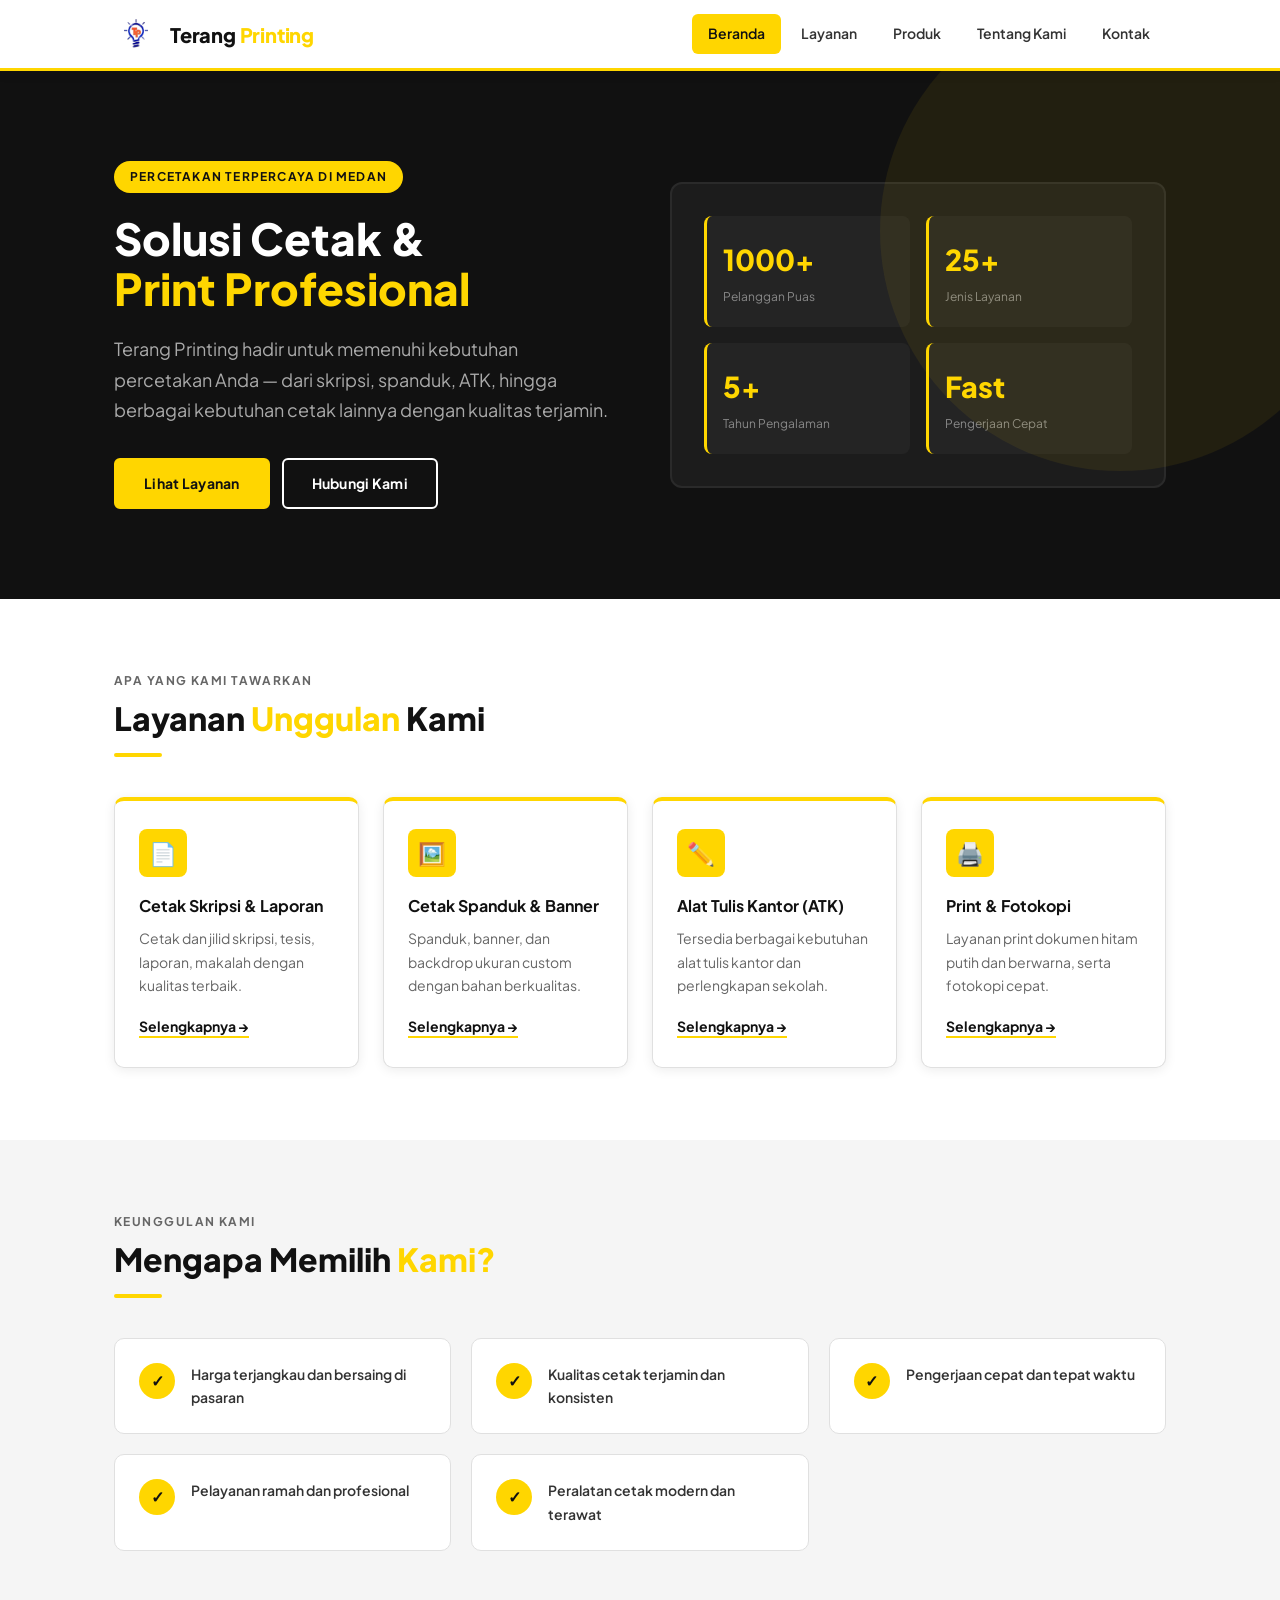
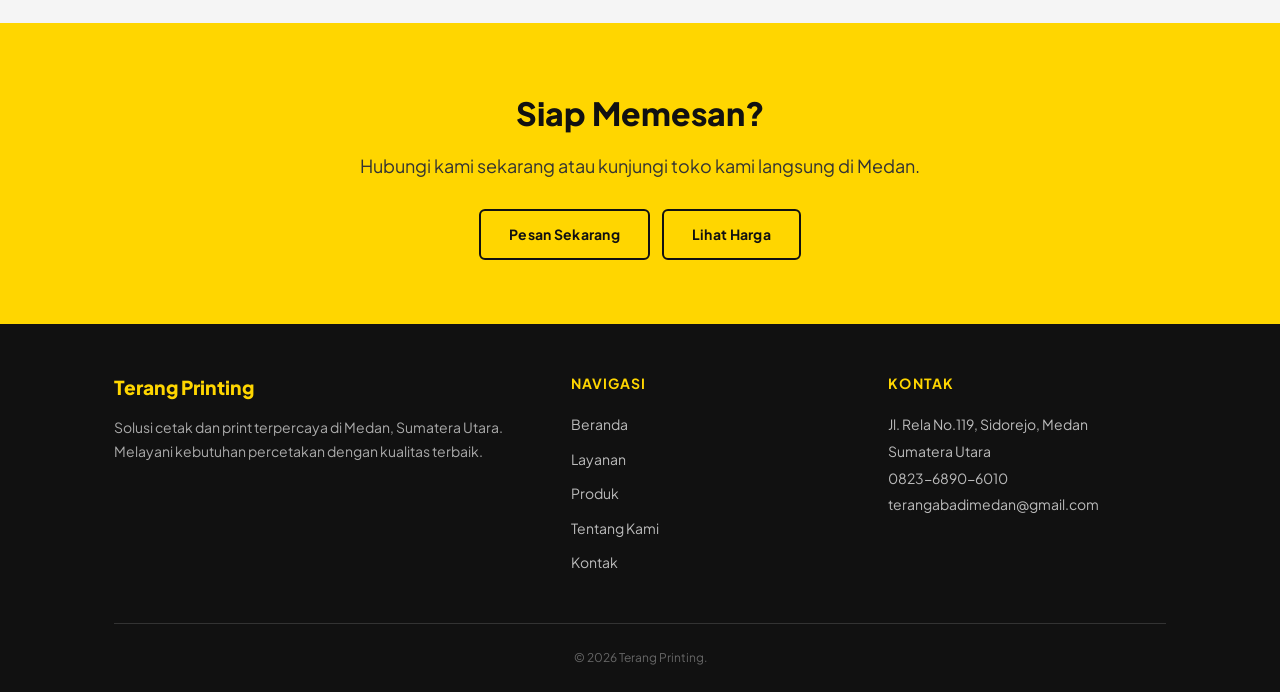
<file: index.html>
<!DOCTYPE html>
<html lang="id">

<head>
  <meta charset="UTF-8" />
  <meta name="viewport" content="width=device-width, initial-scale=1.0" />
  <meta property="og:title" content="Terang Printing - Percetakan Medan" />
  <meta property="og:description" content="Solusi cetak terpercaya di Medan." />
  <meta property="og:url" content="https://terangprinting.my.id/" />
  <meta property="og:site_name" content="Terang Printing" />
  <meta property="og:type" content="website" />
  <meta name="google-site-verification" content="Sm_hhHyNmkh7zAwEBxvKxPh6xJ2yuHu2KtRw3xgrNfQ" />
  <title>Terang Printing - Beranda</title>
  <link rel="shortcut icon" href="logo.png" type="image/x-icon">
  <meta name="description"
    content="Terang Printing - Solusi cetak dan print terpercaya di Medan. Layanan skripsi, spanduk, ATK, dan lainnya." />
  <link rel="stylesheet" href="style/global.css" />
  <link rel="stylesheet" href="style/index.css" />
  <script type="application/ld+json">
  {
    "@context": "https://schema.org",
    "@type": "WebSite",
    "name": "Terang Printing",
    "alternateName": "Terang Printing Medan",
    "url": "https://terangprinting.my.id/"
  }
  </script>
</head>

<body>

  <!-- ===== HEADER ===== -->
  <header>
    <div class="container header-inner">
      <div class="brand">
        <img src="logo.png" alt="Logo Terang Printing" />
        <a href="index.html"><span class="brand-name">Terang <span>Printing</span></span></a>
      </div>
      <button class="nav-toggle" id="navToggle" aria-label="Buka Menu Navigasi" aria-expanded="false">
        <span></span><span></span><span></span>
      </button>
      <nav aria-label="Navigasi Utama">
        <ul>
          <li><a href="index.html" aria-current="page">Beranda</a></li>
          <li><a href="layanan.html">Layanan</a></li>
          <li><a href="produk.html">Produk</a></li>
          <li><a href="tentang.html">Tentang Kami</a></li>
          <li><a href="kontak.html">Kontak</a></li>
        </ul>
      </nav>
    </div>
  </header>

  <script>
    document.getElementById('navToggle').addEventListener('click', function () {
      const header = this.closest('header');
      const isOpen = header.classList.toggle('nav-open');
      this.setAttribute('aria-expanded', isOpen);
      this.setAttribute('aria-label', isOpen ? 'Tutup Menu Navigasi' : 'Buka Menu Navigasi');
    });
  </script>

  <main>

    <!-- ===== HERO ===== -->
    <section class="hero" aria-labelledby="hero-heading">
      <div class="container">
        <div class="hero-inner">
          <div>
            <div class="hero-badge">Percetakan Terpercaya di Medan</div>
            <h2 id="hero-heading" class="hero-title">
              Solusi Cetak &amp;<br><span>Print Profesional</span>
            </h2>
            <p class="hero-desc">
              Terang Printing hadir untuk memenuhi kebutuhan percetakan Anda — dari skripsi,
              spanduk, ATK, hingga berbagai kebutuhan cetak lainnya dengan kualitas terjamin.
            </p>
            <div class="hero-actions">
              <a href="layanan.html" class="btn btn-primary">Lihat Layanan</a>
              <a href="kontak.html" class="btn btn-outline-white">Hubungi Kami</a>
            </div>
          </div>
          <div class="hero-visual" aria-hidden="true">
            <div class="hero-stat">
              <div class="hero-stat-num">1000+</div>
              <div class="hero-stat-label">Pelanggan Puas</div>
            </div>
            <div class="hero-stat">
              <div class="hero-stat-num">25+</div>
              <div class="hero-stat-label">Jenis Layanan</div>
            </div>
            <div class="hero-stat">
              <div class="hero-stat-num">5+</div>
              <div class="hero-stat-label">Tahun Pengalaman</div>
            </div>
            <div class="hero-stat">
              <div class="hero-stat-num">Fast</div>
              <div class="hero-stat-label">Pengerjaan Cepat</div>
            </div>
          </div>
        </div>
      </div>
    </section>

    <!-- ===== LAYANAN UNGGULAN ===== -->
    <section class="section" aria-labelledby="layanan-heading">
      <div class="container">
        <div class="section-label">Apa yang kami tawarkan</div>
        <div class="section-title" id="layanan-heading">Layanan <span>Unggulan</span> Kami</div>
        <div class="section-divider"></div>

        <div class="services-grid">
          <div class="service-card">
            <div class="service-icon">📄</div>
            <h3>Cetak Skripsi &amp; Laporan</h3>
            <p>Cetak dan jilid skripsi, tesis, laporan, makalah dengan kualitas terbaik.</p>
            <a href="layanan.html#skripsi" class="service-link">Selengkapnya →</a>
          </div>
          <div class="service-card">
            <div class="service-icon">🖼️</div>
            <h3>Cetak Spanduk &amp; Banner</h3>
            <p>Spanduk, banner, dan backdrop ukuran custom dengan bahan berkualitas.</p>
            <a href="layanan.html#spanduk" class="service-link">Selengkapnya →</a>
          </div>
          <div class="service-card">
            <div class="service-icon">✏️</div>
            <h3>Alat Tulis Kantor (ATK)</h3>
            <p>Tersedia berbagai kebutuhan alat tulis kantor dan perlengkapan sekolah.</p>
            <a href="produk.html" class="service-link">Selengkapnya →</a>
          </div>
          <div class="service-card">
            <div class="service-icon">🖨️</div>
            <h3>Print &amp; Fotokopi</h3>
            <p>Layanan print dokumen hitam putih dan berwarna, serta fotokopi cepat.</p>
            <a href="layanan.html#print" class="service-link">Selengkapnya →</a>
          </div>
        </div>
      </div>
    </section>

    <!-- ===== KEUNGGULAN ===== -->
    <section class="section section--gray" aria-labelledby="keunggulan-heading">
      <div class="container">
        <div class="section-label">Keunggulan kami</div>
        <div class="section-title" id="keunggulan-heading">Mengapa Memilih <span>Kami?</span></div>
        <div class="section-divider"></div>

        <div class="why-grid">
          <div class="why-item">
            <div class="why-check" aria-hidden="true">✓</div>
            <p>Harga terjangkau dan bersaing di pasaran</p>
          </div>
          <div class="why-item">
            <div class="why-check" aria-hidden="true">✓</div>
            <p>Kualitas cetak terjamin dan konsisten</p>
          </div>
          <div class="why-item">
            <div class="why-check" aria-hidden="true">✓</div>
            <p>Pengerjaan cepat dan tepat waktu</p>
          </div>
          <div class="why-item">
            <div class="why-check" aria-hidden="true">✓</div>
            <p>Pelayanan ramah dan profesional</p>
          </div>
          <div class="why-item">
            <div class="why-check" aria-hidden="true">✓</div>
            <p>Peralatan cetak modern dan terawat</p>
          </div>
        </div>
      </div>
    </section>

    <!-- ===== CTA ===== -->
    <section class="cta-banner" aria-labelledby="cta-heading">
      <div class="container">
        <h2 id="cta-heading">Siap Memesan?</h2>
        <p>Hubungi kami sekarang atau kunjungi toko kami langsung di Medan.</p>
        <div class="cta-banner-actions">
          <a href="kontak.html" class="btn btn-outline">Pesan Sekarang</a>
          <a href="layanan.html" class="btn btn-outline">Lihat Harga</a>
        </div>
      </div>
    </section>

  </main>

  <!-- ===== FOOTER ===== -->
  <footer>
    <div class="container">
      <div class="footer-grid">
        <div>
          <div class="footer-brand-name">Terang Printing</div>
          <p class="footer-desc">Solusi cetak dan print terpercaya di Medan, Sumatera Utara. Melayani kebutuhan
            percetakan dengan kualitas terbaik.</p>
        </div>
        <div class="footer-col">
          <h4>Navigasi</h4>
          <ul>
            <li><a href="index.html">Beranda</a></li>
            <li><a href="layanan.html">Layanan</a></li>
            <li><a href="produk.html">Produk</a></li>
            <li><a href="tentang.html">Tentang Kami</a></li>
            <li><a href="kontak.html">Kontak</a></li>
          </ul>
        </div>
        <div class="footer-col">
          <h4>Kontak</h4>
          <address>
            Jl. Rela No.119, Sidorejo, Medan<br />
            Sumatera Utara<br />
            <a href="tel:+6281234567890">0823-6890-6010</a><br />
            <a href="mailto:terangabadimedan@gmail.com">terangabadimedan@gmail.com</a>
          </address>
        </div>
      </div>
      <div class="footer-bottom">
        <p>&copy; 2026 Terang Printing.</p>
      </div>
    </div>
  </footer>

</body>

</html>
</file>
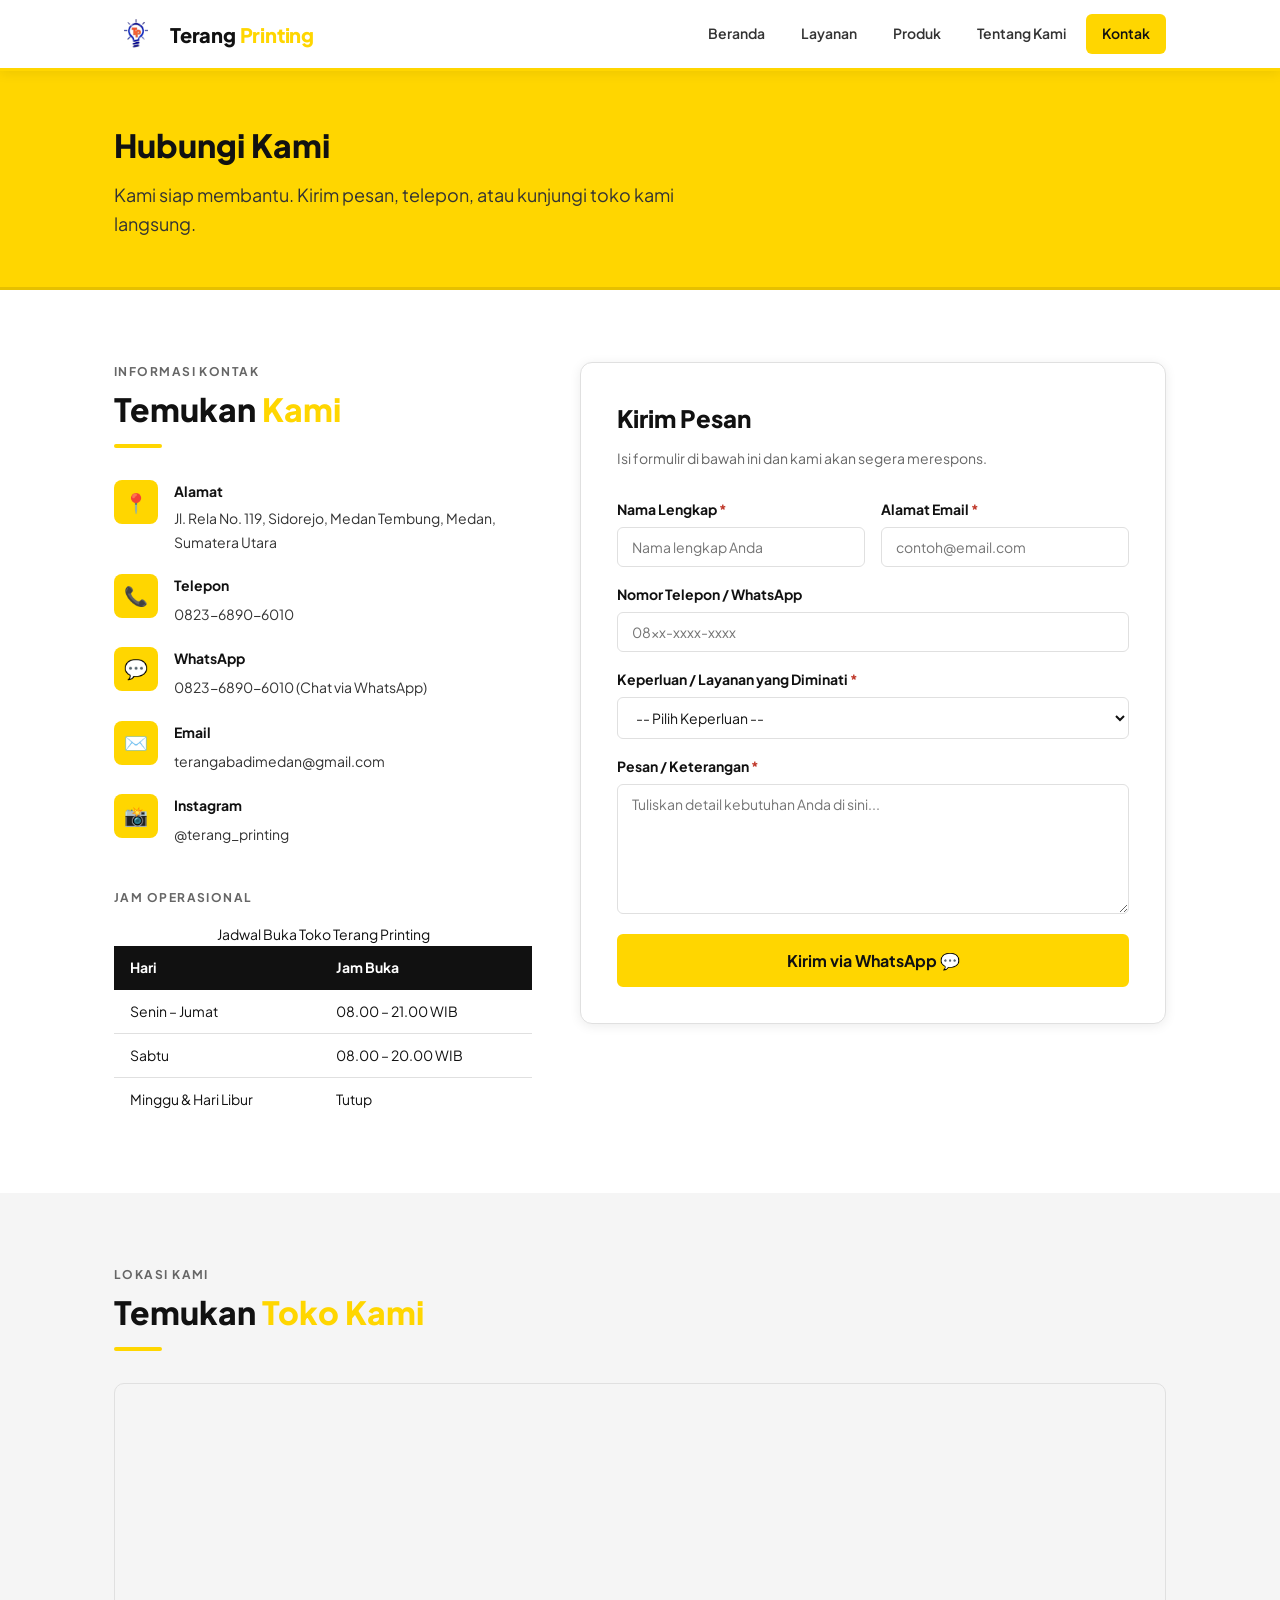
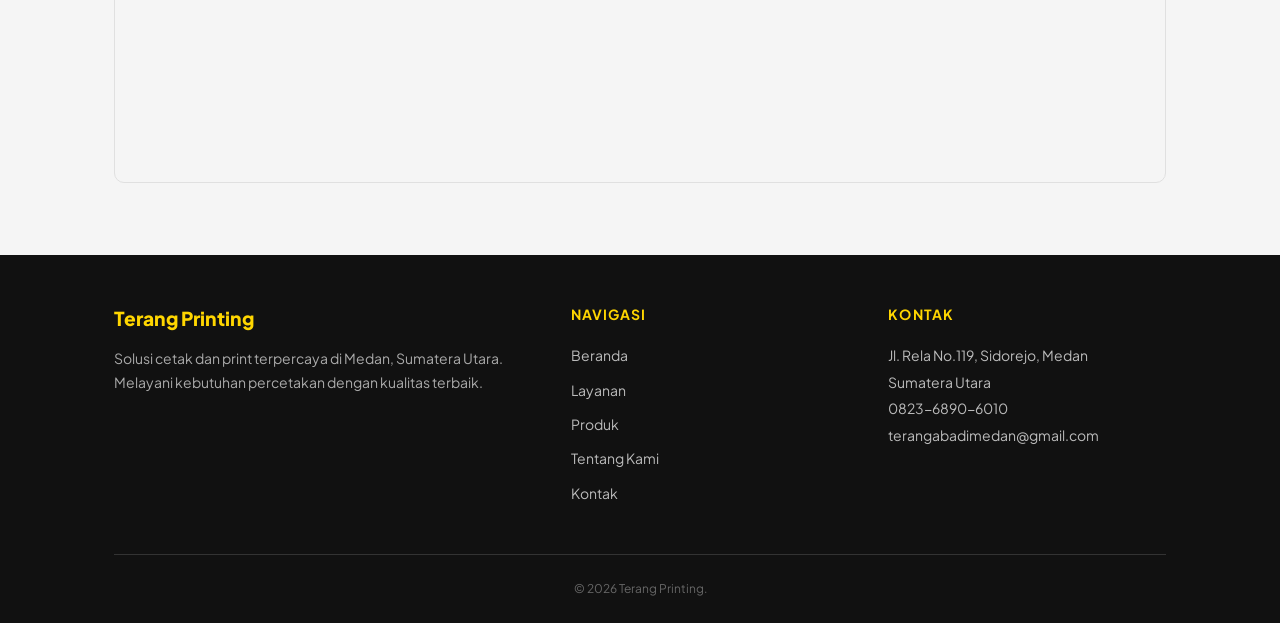
<file: kontak.html>
<!DOCTYPE html>
<html lang="id">

<head>
  <meta charset="UTF-8" />
  <meta name="viewport" content="width=device-width, initial-scale=1.0" />
  <meta property="og:title" content="Terang Printing - Percetakan Medan" />
  <meta property="og:description" content="Solusi cetak terpercaya di Medan." />
  <meta property="og:url" content="https://terangprinting.my.id/" />
  <meta property="og:site_name" content="Terang Printing" />
  <meta property="og:type" content="website" />
  <meta name="google-site-verification" content="Sm_hhHyNmkh7zAwEBxvKxPh6xJ2yuHu2KtRw3xgrNfQ" />
  <link rel="shortcut icon" href="logo.png" type="image/x-icon">
  <title>Terang Printing - Kontak</title>
  <meta name="description"
    content="Hubungi Terang Printing - formulir kontak, alamat, jam operasional, dan lokasi kami." />
  <link rel="stylesheet" href="style/global.css" />
  <link rel="stylesheet" href="style/kontak.css" />
  <script type="application/ld+json">
  {
    "@context": "https://schema.org",
    "@type": "WebSite",
    "name": "Terang Printing",
    "alternateName": "Terang Printing Medan",
    "url": "https://terangprinting.my.id/"
  }
  </script>
</head>

<body>

  <!-- ===== HEADER ===== -->
  <header>
    <div class="container header-inner">
      <div class="brand">
        <img src="logo.png" alt="Logo Terang Printing" />
        <a href="index.html"><span class="brand-name">Terang <span>Printing</span></span></a>
      </div>
      <button class="nav-toggle" id="navToggle" aria-label="Buka Menu Navigasi" aria-expanded="false">
        <span></span><span></span><span></span>
      </button>
      <nav aria-label="Navigasi Utama">
        <ul>
          <li><a href="index.html">Beranda</a></li>
          <li><a href="layanan.html">Layanan</a></li>
          <li><a href="produk.html">Produk</a></li>
          <li><a href="tentang.html">Tentang Kami</a></li>
          <li><a href="kontak.html" aria-current="page">Kontak</a></li>
        </ul>
      </nav>
    </div>
  </header>

  <script>
    document.getElementById('navToggle').addEventListener('click', function () {
      const header = this.closest('header');
      const isOpen = header.classList.toggle('nav-open');
      this.setAttribute('aria-expanded', isOpen);
      this.setAttribute('aria-label', isOpen ? 'Tutup Menu Navigasi' : 'Buka Menu Navigasi');
    });
  </script>

  <main>

    <!-- ===== PAGE BANNER ===== -->
    <div class="page-banner">
      <div class="container">
        <h1>Hubungi Kami</h1>
        <p>Kami siap membantu. Kirim pesan, telepon, atau kunjungi toko kami langsung.</p>
      </div>
    </div>

    <!-- ===== KONTEN UTAMA ===== -->
    <section class="section" aria-labelledby="kontak-heading">
      <div class="container">
        <div class="kontak-grid">

          <!-- Kolom Kiri: Info & Jam -->
          <div>
            <div class="section-label">Informasi Kontak</div>
            <h2 id="kontak-heading" class="section-title">Temukan <span>Kami</span></h2>
            <div class="section-divider"></div>

            <div class="info-list">
              <div class="info-item">
                <div class="info-icon" aria-hidden="true">📍</div>
                <div>
                  <h4>Alamat</h4>
                  <p>Jl. Rela No. 119, Sidorejo, Medan Tembung, Medan, Sumatera Utara</p>
                </div>
              </div>
              <div class="info-item">
                <div class="info-icon" aria-hidden="true">📞</div>
                <div>
                  <h4>Telepon</h4>
                  <a href="tel:+6282368906010">0823-6890-6010</a>
                </div>
              </div>
              <div class="info-item">
                <div class="info-icon" aria-hidden="true">💬</div>
                <div>
                  <h4>WhatsApp</h4>
                  <a href="https://wa.me/6282368906010" target="_blank" rel="noopener noreferrer">
                    0823-6890-6010 (Chat via WhatsApp)
                  </a>
                </div>
              </div>
              <div class="info-item">
                <div class="info-icon" aria-hidden="true">✉️</div>
                <div>
                  <h4>Email</h4>
                  <a href="mailto:terangabadimedan@gmail.com">terangabadimedan@gmail.com</a>
                </div>
              </div>
              <div class="info-item">
                <div class="info-icon" aria-hidden="true">📸</div>
                <div>
                  <h4>Instagram</h4>
                  <a href="https://instagram.com/terang_printing" target="_blank"
                    rel="noopener noreferrer">@terang_printing</a>
                </div>
              </div>
            </div>

            <!-- Jam Operasional -->
            <div style="margin-top: 40px;">
              <div class="section-label" style="margin-bottom: 8px;">Jam Operasional</div>
              <table class="jam-table">
                <caption class="sr-only">Jadwal Buka Toko Terang Printing</caption>
                <thead>
                  <tr>
                    <th scope="col">Hari</th>
                    <th scope="col">Jam Buka</th>
                  </tr>
                </thead>
                <tbody>
                  <tr>
                    <td>Senin – Jumat</td>
                    <td>08.00 – 21.00 WIB</td>
                  </tr>
                  <tr>
                    <td>Sabtu</td>
                    <td>08.00 – 20.00 WIB</td>
                  </tr>
                  <tr>
                    <td>Minggu &amp; Hari Libur</td>
                    <td>Tutup</td>
                  </tr>
                </tbody>
              </table>
            </div>
          </div>

          <!-- Kolom Kanan: Formulir -->
          <div class="kontak-form-box">
            <h2>Kirim Pesan</h2>
            <p>Isi formulir di bawah ini dan kami akan segera merespons.</p>

            <form id="kontakForm" novalidate>

              <div class="form-row">
                <div class="form-group">
                  <label for="nama">Nama Lengkap <span aria-hidden="true">*</span></label>
                  <input type="text" id="nama" name="nama" autocomplete="name" required
                    placeholder="Nama lengkap Anda" />
                </div>
                <div class="form-group">
                  <label for="email">Alamat Email <span aria-hidden="true">*</span></label>
                  <input type="email" id="email" name="email" autocomplete="email" required
                    placeholder="contoh@email.com" />
                </div>
              </div>

              <div class="form-group">
                <label for="telepon">Nomor Telepon / WhatsApp</label>
                <input type="tel" id="telepon" name="telepon" autocomplete="tel" placeholder="08xx-xxxx-xxxx" />
              </div>

              <div class="form-group">
                <label for="keperluan">Keperluan / Layanan yang Diminati <span aria-hidden="true">*</span></label>
                <select id="keperluan" name="keperluan" required>
                  <option value="" disabled selected>-- Pilih Keperluan --</option>
                  <option value="cetak-skripsi">Cetak Skripsi / Karya Tulis</option>
                  <option value="spanduk">Cetak Spanduk / Banner</option>
                  <option value="print-fotokopi">Print &amp; Fotokopi</option>
                  <option value="undangan">Undangan &amp; Kartu</option>
                  <option value="atk">Pembelian ATK</option>
                  <option value="lainnya">Lainnya</option>
                </select>
              </div>

              <div class="form-group">
                <label for="pesan">Pesan / Keterangan <span aria-hidden="true">*</span></label>
                <textarea id="pesan" name="pesan" rows="6" required
                  placeholder="Tuliskan detail kebutuhan Anda di sini..."></textarea>
              </div>

              <button type="submit" class="btn-submit">Kirim via WhatsApp 💬</button>
            </form>
          </div>
        </div>
      </div>
    </section>

    <!-- ===== GOOGLE MAPS (FULL WIDTH) ===== -->
    <section class="section section--map" aria-labelledby="lokasi-heading">
      <div class="container">
        <div class="section-label">Lokasi Kami</div>
        <h2 id="lokasi-heading" class="section-title">Temukan <span>Toko Kami</span></h2>
        <div class="section-divider"></div>
        <div class="map-box" role="region" aria-label="Peta Lokasi Terang Printing">
          <iframe
            src="https://www.google.com/maps/embed?pb=!1m18!1m12!1m3!1d3981.9154191514062!2d98.70616!3d3.6068331999999996!2m3!1f0!2f0!3f0!3m2!1i1024!2i768!4f13.1!3m3!1m2!1s0x3031316de9fdb251%3A0x1eb77a0605d9c131!2sTERANG%20PRINTING!5e0!3m2!1sid!2sid!4v1778813247496!5m2!1sid!2sid"
            allowfullscreen="" loading="lazy" referrerpolicy="no-referrer-when-downgrade"
            title="Lokasi Terang Printing"></iframe>
        </div>
      </div>
    </section>

  </main>

  <!-- ===== FOOTER ===== -->
  <footer>
    <div class="container">
      <div class="footer-grid">
        <div>
          <div class="footer-brand-name">Terang Printing</div>
          <p class="footer-desc">Solusi cetak dan print terpercaya di Medan, Sumatera Utara. Melayani kebutuhan
            percetakan dengan kualitas terbaik.</p>
        </div>
        <div class="footer-col">
          <h4>Navigasi</h4>
          <ul>
            <li><a href="index.html">Beranda</a></li>
            <li><a href="layanan.html">Layanan</a></li>
            <li><a href="produk.html">Produk</a></li>
            <li><a href="tentang.html">Tentang Kami</a></li>
            <li><a href="kontak.html">Kontak</a></li>
          </ul>
        </div>
        <div class="footer-col">
          <h4>Kontak</h4>
          <address>
            Jl. Rela No.119, Sidorejo, Medan<br />
            Sumatera Utara<br />
            <a href="tel:+6281234567890">0823-6890-6010</a><br />
            <a href="mailto:terangabadimedan@gmail.com">terangabadimedan@gmail.com</a>
          </address>
        </div>
      </div>
      <div class="footer-bottom">
        <p>&copy; 2026 Terang Printing.</p>
      </div>
    </div>
  </footer>

</body>
<script>
  document.getElementById('kontakForm').addEventListener('submit', function (e) {
    e.preventDefault();

    // Ambil nilai dari form
    const nama = document.getElementById('nama').value.trim();
    const email = document.getElementById('email').value.trim();
    const telepon = document.getElementById('telepon').value.trim();
    const keperluanSelect = document.getElementById('keperluan');
    const keperluanText = keperluanSelect.options[keperluanSelect.selectedIndex].text;
    const keperluanValue = keperluanSelect.value;
    const pesan = document.getElementById('pesan').value.trim();

    // Validasi field wajib
    if (!nama) { alert('Mohon isi nama lengkap Anda.'); document.getElementById('nama').focus(); return; }
    if (!email) { alert('Mohon isi alamat email Anda.'); document.getElementById('email').focus(); return; }
    if (!keperluanValue) { alert('Mohon pilih keperluan Anda.'); document.getElementById('keperluan').focus(); return; }
    if (!pesan) { alert('Mohon isi pesan Anda.'); document.getElementById('pesan').focus(); return; }

    // Susun pesan WhatsApp
    let waMessage = `Halo Terang Printing! 👋\n\n`;
    waMessage += `*Nama:* ${nama}\n`;
    waMessage += `*Email:* ${email}\n`;
    if (telepon) waMessage += `*Telepon:* ${telepon}\n`;
    waMessage += `*Keperluan:* ${keperluanText}\n`;
    waMessage += `\n*Pesan:*\n${pesan}`;

    // Nomor WhatsApp Terang Printing
    const waNumber = '6282368906010';
    const waUrl = `https://wa.me/${waNumber}?text=${encodeURIComponent(waMessage)}`;

    // Buka WhatsApp
    window.open(waUrl, '_blank');
  });
</script>

</html>
</file>
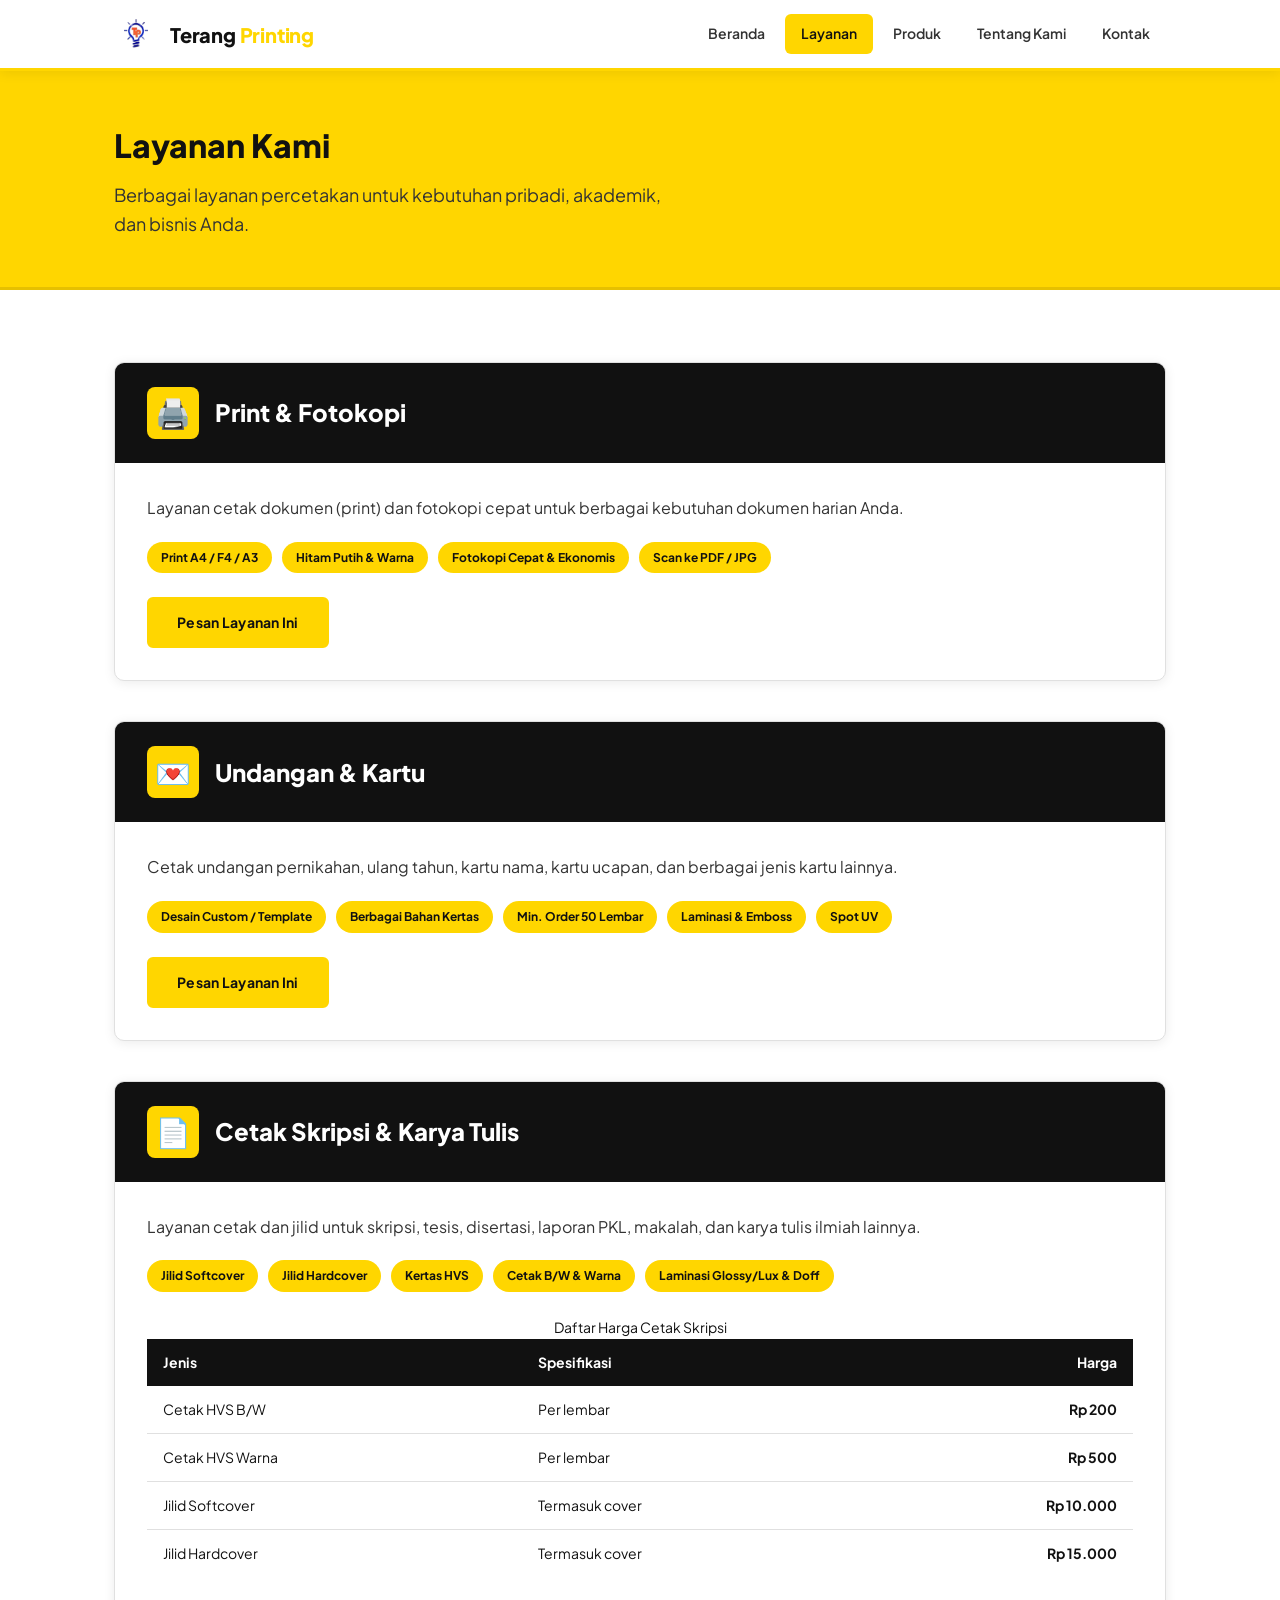
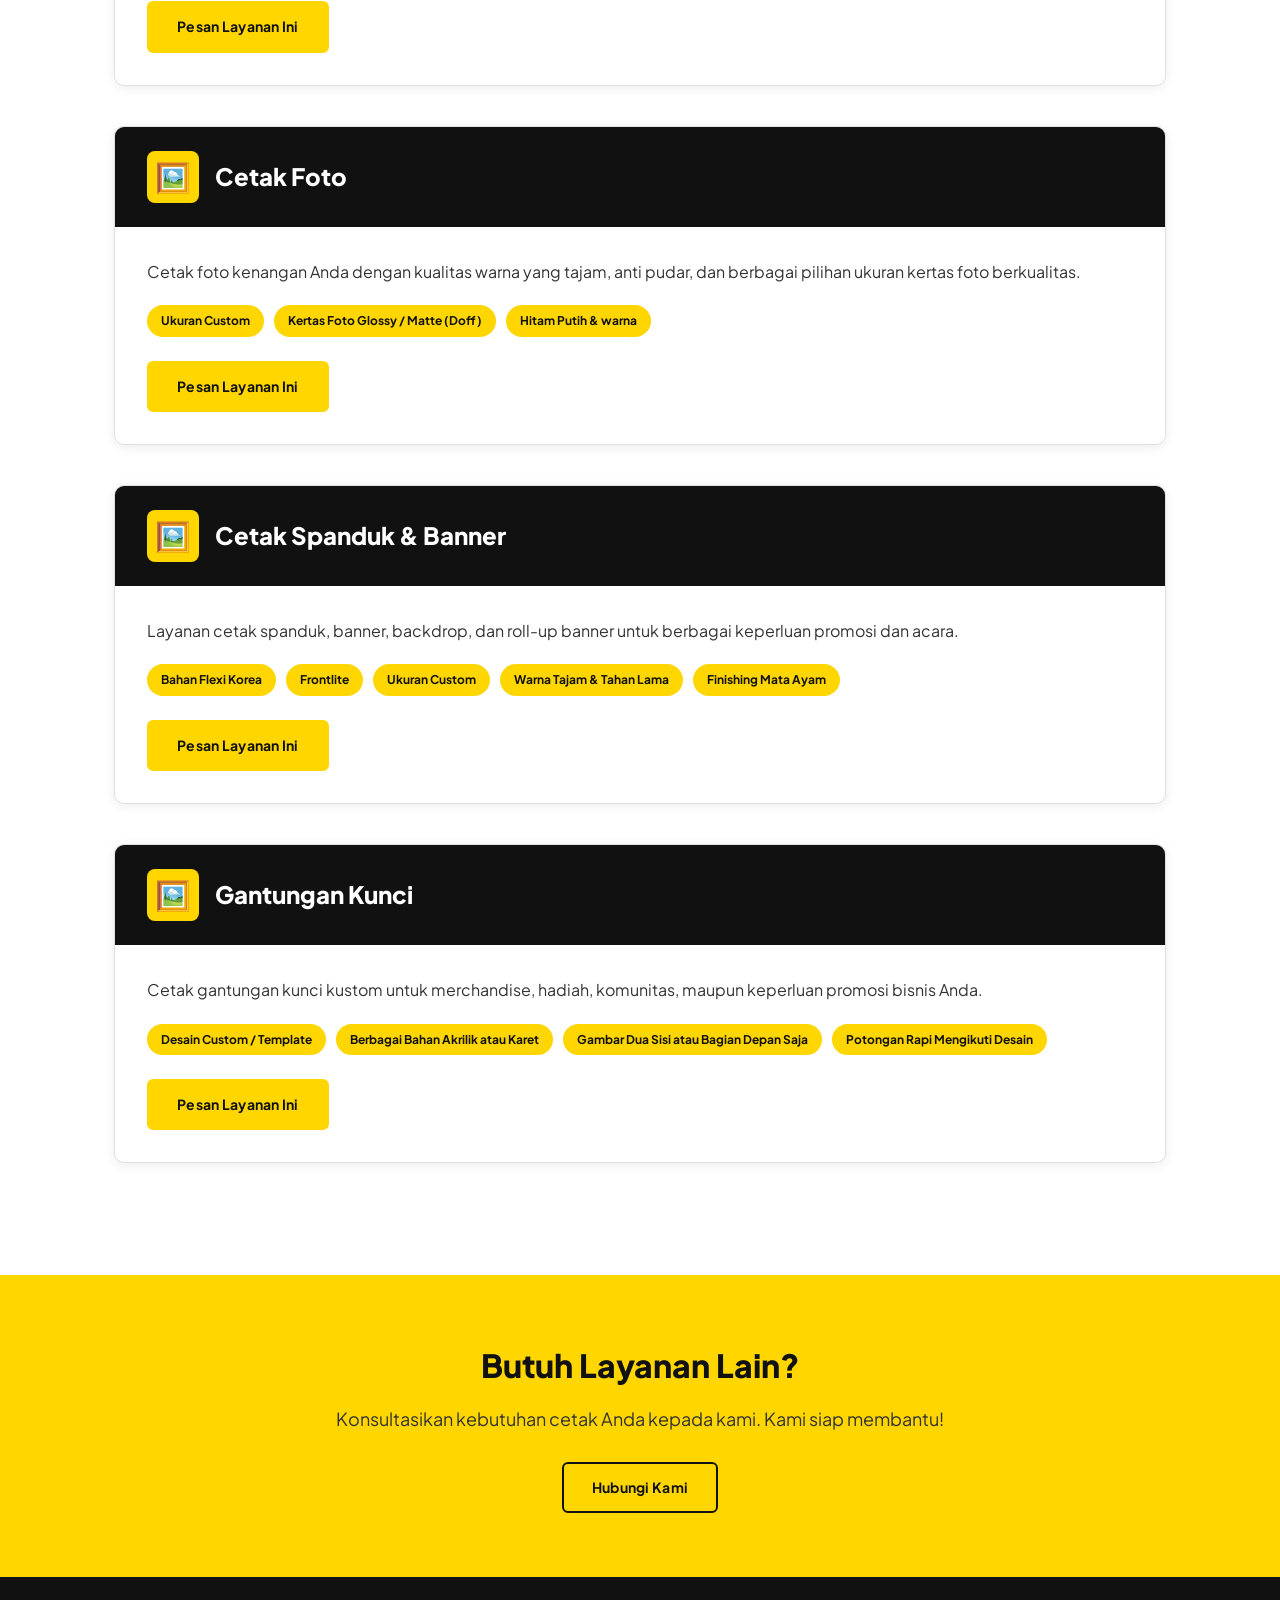
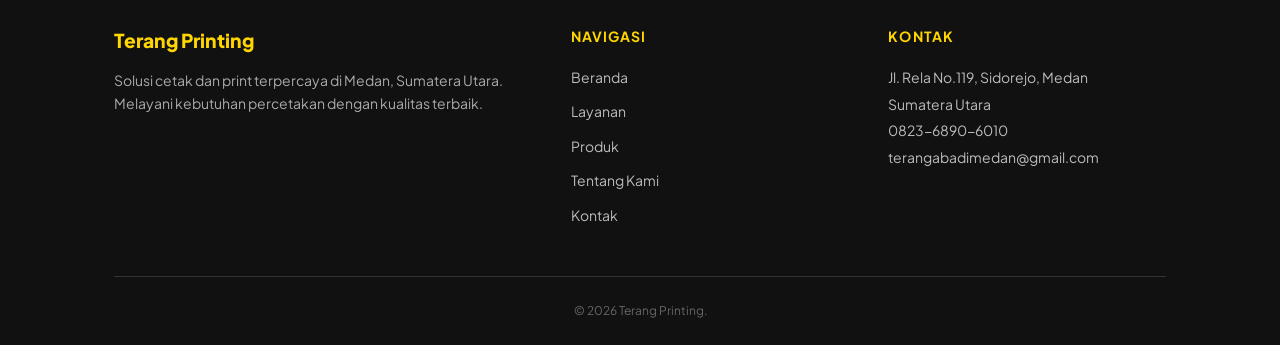
<file: layanan.html>
<!DOCTYPE html>
<html lang="id">

<head>
  <meta charset="UTF-8" />
  <meta name="viewport" content="width=device-width, initial-scale=1.0" />
  <meta property="og:title" content="Terang Printing - Percetakan Medan" />
  <meta property="og:description" content="Solusi cetak terpercaya di Medan." />
  <meta property="og:url" content="https://terangprinting.my.id/" />
  <meta property="og:site_name" content="Terang Printing" />
  <meta property="og:type" content="website" />
  <meta name="google-site-verification" content="Sm_hhHyNmkh7zAwEBxvKxPh6xJ2yuHu2KtRw3xgrNfQ" />
  <link rel="shortcut icon" href="logo.png" type="image/x-icon">
  <title>Terang Printing - Layanan</title>
  <meta name="description"
    content="Layanan percetakan Terang Printing - cetak skripsi, spanduk, banner, print & fotokopi." />
  <link rel="stylesheet" href="style/global.css" />
  <link rel="stylesheet" href="style/layanan.css" />
  <script type="application/ld+json">
  {
    "@context": "https://schema.org",
    "@type": "WebSite",
    "name": "Terang Printing",
    "alternateName": "Terang Printing Medan",
    "url": "https://terangprinting.my.id/"
  }
  </script>
</head>

<body>

  <!-- ===== HEADER ===== -->
  <header>
    <div class="container header-inner">
      <div class="brand">
        <img src="logo.png" alt="Logo Terang Printing" />
        <a href="index.html"><span class="brand-name">Terang <span>Printing</span></span></a>
      </div>
      <button class="nav-toggle" id="navToggle" aria-label="Buka Menu Navigasi" aria-expanded="false">
        <span></span><span></span><span></span>
      </button>
      <nav aria-label="Navigasi Utama">
        <ul>
          <li><a href="index.html">Beranda</a></li>
          <li><a href="layanan.html" aria-current="page">Layanan</a></li>
          <li><a href="produk.html">Produk</a></li>
          <li><a href="tentang.html">Tentang Kami</a></li>
          <li><a href="kontak.html">Kontak</a></li>
        </ul>
      </nav>
    </div>
  </header>

  <script>
    document.getElementById('navToggle').addEventListener('click', function () {
      const header = this.closest('header');
      const isOpen = header.classList.toggle('nav-open');
      this.setAttribute('aria-expanded', isOpen);
      this.setAttribute('aria-label', isOpen ? 'Tutup Menu Navigasi' : 'Buka Menu Navigasi');
    });
  </script>

  <main>

    <!-- ===== PAGE BANNER ===== -->
    <div class="page-banner">
      <div class="container">
        <h1>Layanan Kami</h1>
        <p>Berbagai layanan percetakan untuk kebutuhan pribadi, akademik, dan bisnis Anda.</p>
      </div>
    </div>

    <!-- ===== DAFTAR LAYANAN ===== -->
    <section class="section" aria-label="Daftar Layanan">
      <div class="container">

        <!-- Layanan 1: Print & Fotokopi -->
        <div class="layanan-card" id="print">
          <div class="layanan-card-header">
            <div class="icon" aria-hidden="true">🖨️</div>
            <h2>Print &amp; Fotokopi</h2>
          </div>
          <div class="layanan-card-body">
            <p>Layanan cetak dokumen (print) dan fotokopi cepat untuk berbagai kebutuhan dokumen harian Anda.</p>
            <div class="layanan-features">
              <span class="layanan-feature-tag">Print A4 / F4 / A3</span>
              <span class="layanan-feature-tag">Hitam Putih &amp; Warna</span>
              <span class="layanan-feature-tag">Fotokopi Cepat &amp; Ekonomis</span>
              <span class="layanan-feature-tag">Scan ke PDF / JPG</span>
            </div>
            <a href="kontak.html" class="btn btn-primary">Pesan Layanan Ini</a>
          </div>
        </div>

        <!-- Layanan 2: Undangan & Kartu -->
        <div class="layanan-card" id="undangan">
          <div class="layanan-card-header">
            <div class="icon" aria-hidden="true">💌</div>
            <h2>Undangan &amp; Kartu</h2>
          </div>
          <div class="layanan-card-body">
            <p>Cetak undangan pernikahan, ulang tahun, kartu nama, kartu ucapan, dan berbagai jenis kartu lainnya.</p>
            <div class="layanan-features">
              <span class="layanan-feature-tag">Desain Custom / Template</span>
              <span class="layanan-feature-tag">Berbagai Bahan Kertas</span>
              <span class="layanan-feature-tag">Min. Order 50 Lembar</span>
              <span class="layanan-feature-tag">Laminasi &amp; Emboss</span>
              <span class="layanan-feature-tag">Spot UV</span>
            </div>
            <a href="kontak.html" class="btn btn-primary">Pesan Layanan Ini</a>
          </div>
        </div>

        <!-- Layanan 3: Cetak Skripsi -->
        <div class="layanan-card" id="skripsi">
          <div class="layanan-card-header">
            <div class="icon" aria-hidden="true">📄</div>
            <h2>Cetak Skripsi &amp; Karya Tulis</h2>
          </div>
          <div class="layanan-card-body">
            <p>Layanan cetak dan jilid untuk skripsi, tesis, disertasi, laporan PKL, makalah, dan karya tulis ilmiah
              lainnya.</p>
            <div class="layanan-features">
              <span class="layanan-feature-tag">Jilid Softcover</span>
              <span class="layanan-feature-tag">Jilid Hardcover</span>
              <span class="layanan-feature-tag">Kertas HVS</span>
              <span class="layanan-feature-tag">Cetak B/W &amp; Warna</span>
              <span class="layanan-feature-tag">Laminasi Glossy/Lux &amp; Doff</span>
            </div>
            <table class="price-table">
              <caption class="sr-only">Daftar Harga Cetak Skripsi</caption>
              <thead>
                <tr>
                  <th scope="col">Jenis</th>
                  <th scope="col">Spesifikasi</th>
                  <th scope="col">Harga</th>
                </tr>
              </thead>
              <tbody>
                <tr>
                  <td>Cetak HVS B/W</td>
                  <td>Per lembar</td>
                  <td>Rp 200</td>
                </tr>
                <tr>
                  <td>Cetak HVS Warna</td>
                  <td>Per lembar</td>
                  <td>Rp 500</td>
                </tr>
                <tr>
                  <td>Jilid Softcover</td>
                  <td>Termasuk cover</td>
                  <td>Rp 10.000</td>
                </tr>
                <tr>
                  <td>Jilid Hardcover</td>
                  <td>Termasuk cover</td>
                  <td>Rp 15.000</td>
                </tr>
              </tbody>
            </table>
            <a href="kontak.html" class="btn btn-primary">Pesan Layanan Ini</a>
          </div>
        </div>

        <!-- Layanan 4: Cetak Foto -->
        <div class="layanan-card" id="cetak foto">
          <div class="layanan-card-header">
            <div class="icon" aria-hidden="true">🖼️</div>
            <h2>Cetak Foto</h2>
          </div>
          <div class="layanan-card-body">
            <p>Cetak foto kenangan Anda dengan kualitas warna yang tajam, anti pudar, dan berbagai pilihan ukuran kertas
              foto berkualitas.</p>
            <div class="layanan-features">
              <span class="layanan-feature-tag">Ukuran Custom</span>
              <span class="layanan-feature-tag">Kertas Foto Glossy / Matte (Doff)</span>
              <span class="layanan-feature-tag">Hitam Putih &amp; warna</span>
            </div>
            <a href="kontak.html" class="btn btn-primary">Pesan Layanan Ini</a>
          </div>
        </div>

        <!-- Layanan 5: Spanduk & Banner -->
        <div class="layanan-card" id="spanduk">
          <div class="layanan-card-header">
            <div class="icon" aria-hidden="true">🖼️</div>
            <h2>Cetak Spanduk &amp; Banner</h2>
          </div>
          <div class="layanan-card-body">
            <p>Layanan cetak spanduk, banner, backdrop, dan roll-up banner untuk berbagai keperluan promosi dan acara.
            </p>
            <div class="layanan-features">
              <span class="layanan-feature-tag">Bahan Flexi Korea</span>
              <span class="layanan-feature-tag">Frontlite</span>
              <span class="layanan-feature-tag">Ukuran Custom</span>
              <span class="layanan-feature-tag">Warna Tajam &amp; Tahan Lama</span>
              <span class="layanan-feature-tag">Finishing Mata Ayam</span>
            </div>
            <a href="kontak.html" class="btn btn-primary">Pesan Layanan Ini</a>
          </div>
        </div>

        <!-- Layanan 6: Gantungan Kunci -->
        <div class="layanan-card" id="gantungan kunci">
          <div class="layanan-card-header">
            <div class="icon" aria-hidden="true">🖼️</div>
            <h2>Gantungan Kunci</h2>
          </div>
          <div class="layanan-card-body">
            <p>Cetak gantungan kunci kustom untuk merchandise, hadiah, komunitas, maupun keperluan promosi bisnis Anda.
            </p>
            <div class="layanan-features">
              <span class="layanan-feature-tag">Desain Custom / Template</span>
              <span class="layanan-feature-tag">Berbagai Bahan Akrilik atau Karet </span>
              <span class="layanan-feature-tag">Gambar Dua Sisi atau Bagian Depan Saja</span>
              <span class="layanan-feature-tag">Potongan Rapi Mengikuti Desain</span>
            </div>
            <a href="kontak.html" class="btn btn-primary">Pesan Layanan Ini</a>
          </div>
        </div>

      </div>
    </section>

    <!-- ===== CTA ===== -->
    <section class="cta-banner" aria-labelledby="cta-layanan">
      <div class="container">
        <h2 id="cta-layanan">Butuh Layanan Lain?</h2>
        <p>Konsultasikan kebutuhan cetak Anda kepada kami. Kami siap membantu!</p>
        <div class="cta-banner-actions">
          <a href="kontak.html" class="btn btn-outline">Hubungi Kami</a>
        </div>
      </div>
    </section>

  </main>

  <!-- ===== FOOTER ===== -->
  <footer>
    <div class="container">
      <div class="footer-grid">
        <div>
          <div class="footer-brand-name">Terang Printing</div>
          <p class="footer-desc">Solusi cetak dan print terpercaya di Medan, Sumatera Utara. Melayani kebutuhan
            percetakan dengan kualitas terbaik.</p>
        </div>
        <div class="footer-col">
          <h4>Navigasi</h4>
          <ul>
            <li><a href="index.html">Beranda</a></li>
            <li><a href="layanan.html">Layanan</a></li>
            <li><a href="produk.html">Produk</a></li>
            <li><a href="tentang.html">Tentang Kami</a></li>
            <li><a href="kontak.html">Kontak</a></li>
          </ul>
        </div>
        <div class="footer-col">
          <h4>Kontak</h4>
          <address>
            Jl. Rela No.119, Sidorejo, Medan<br />
            Sumatera Utara<br />
            <a href="tel:+6281234567890">0823-6890-6010</a><br />
            <a href="mailto:terangabadimedan@gmail.com">terangabadimedan@gmail.com</a>
          </address>
        </div>
      </div>
      <div class="footer-bottom">
        <p>&copy; 2026 Terang Printing.</p>
      </div>
    </div>
  </footer>

</body>

</html>
</file>
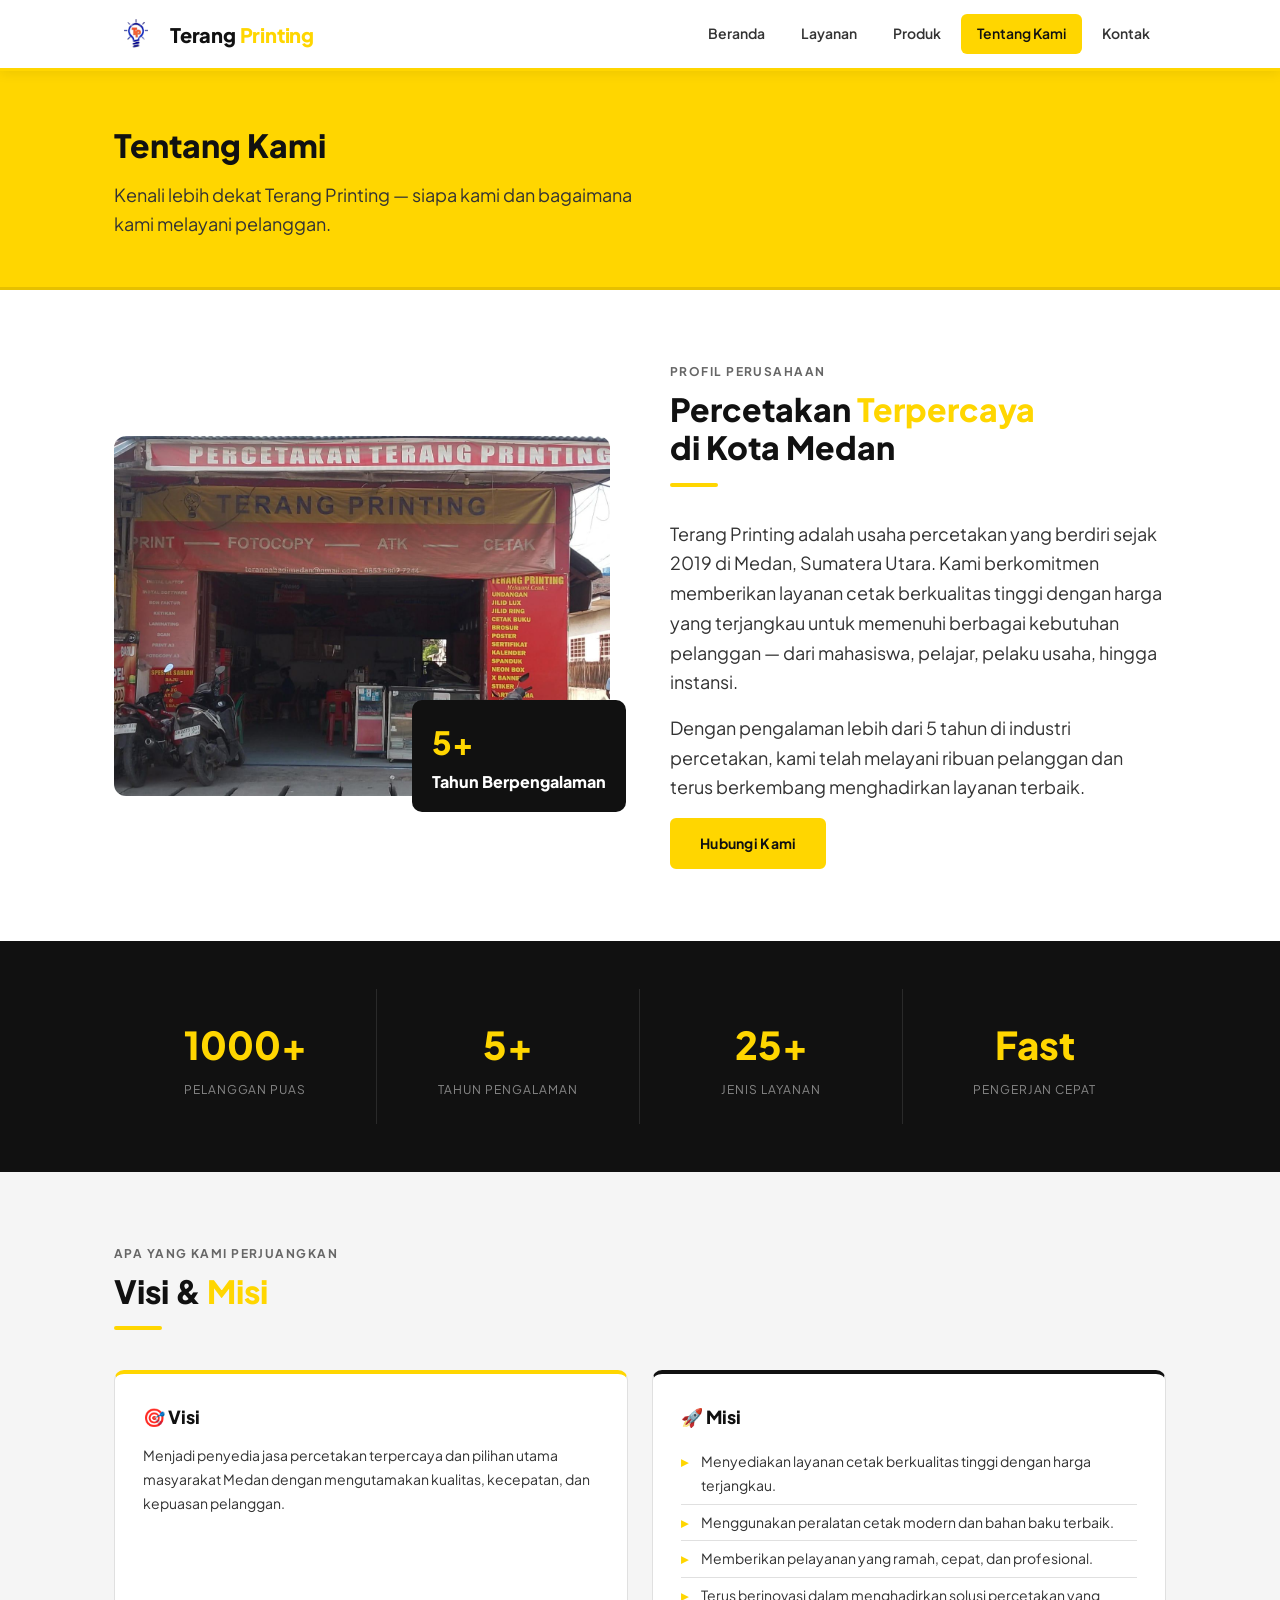
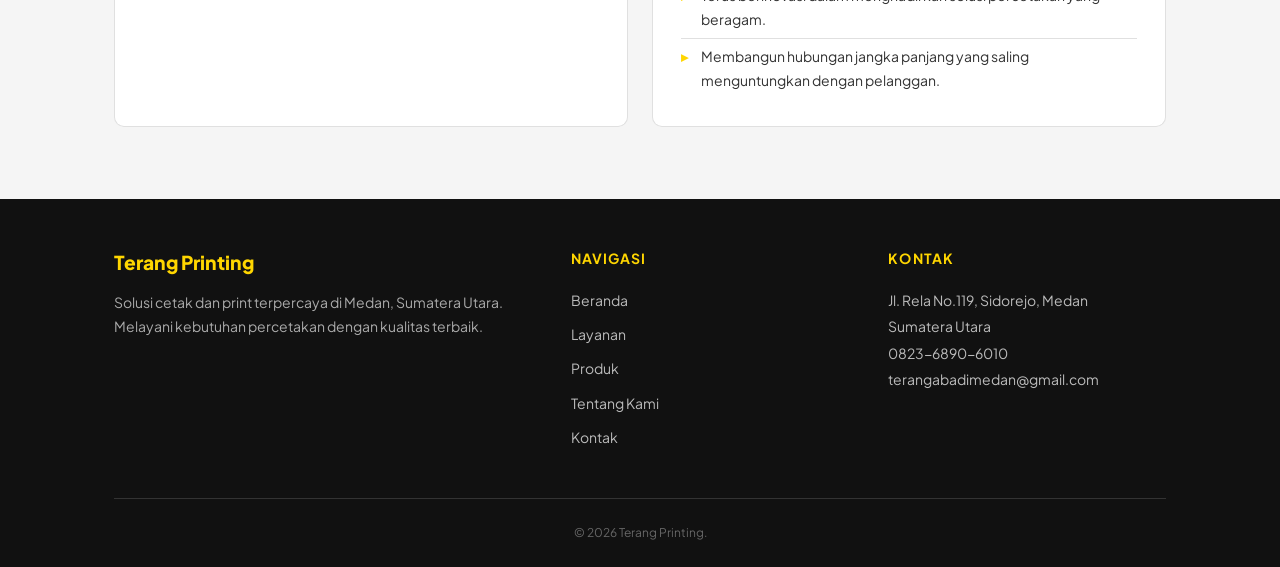
<file: tentang.html>
<!DOCTYPE html>
<html lang="id">

<head>
  <meta charset="UTF-8" />
  <meta name="viewport" content="width=device-width, initial-scale=1.0" />
  <meta property="og:title" content="Terang Printing - Percetakan Medan" />
  <meta property="og:description" content="Solusi cetak terpercaya di Medan." />
  <meta property="og:url" content="https://terangprinting.my.id/" />
  <meta property="og:site_name" content="Terang Printing" />
  <meta property="og:type" content="website" />
  <meta name="google-site-verification" content="Sm_hhHyNmkh7zAwEBxvKxPh6xJ2yuHu2KtRw3xgrNfQ" />
  <link rel="shortcut icon" href="logo.png" type="image/x-icon">
  <title>Terang Printing - Tentang Kami</title>
  <meta name="description"
    content="Tentang Terang Printing - profil, visi misi, dan sejarah percetakan terpercaya di Medan." />
  <link rel="stylesheet" href="style/global.css" />
  <link rel="stylesheet" href="style/tentang.css" />
  <script type="application/ld+json">
  {
    "@context": "https://schema.org",
    "@type": "WebSite",
    "name": "Terang Printing",
    "alternateName": "Terang Printing Medan",
    "url": "https://terangprinting.my.id/"
  }
  </script>
</head>

<body>

  <!-- ===== HEADER ===== -->
  <header>
    <div class="container header-inner">
      <div class="brand">
        <img src="logo.png" alt="Logo Terang Printing" />
        <a href="index.html"><span class="brand-name">Terang <span>Printing</span></span></a>
      </div>
      <button class="nav-toggle" id="navToggle" aria-label="Buka Menu Navigasi" aria-expanded="false">
        <span></span><span></span><span></span>
      </button>
      <nav aria-label="Navigasi Utama">
        <ul>
          <li><a href="index.html">Beranda</a></li>
          <li><a href="layanan.html">Layanan</a></li>
          <li><a href="produk.html">Produk</a></li>
          <li><a href="tentang.html" aria-current="page">Tentang Kami</a></li>
          <li><a href="kontak.html">Kontak</a></li>
        </ul>
      </nav>
    </div>
  </header>

  <script>
    document.getElementById('navToggle').addEventListener('click', function () {
      const header = this.closest('header');
      const isOpen = header.classList.toggle('nav-open');
      this.setAttribute('aria-expanded', isOpen);
      this.setAttribute('aria-label', isOpen ? 'Tutup Menu Navigasi' : 'Buka Menu Navigasi');
    });
  </script>

  <main>

    <!-- ===== PAGE BANNER ===== -->
    <div class="page-banner">
      <div class="container">
        <h1>Tentang Kami</h1>
        <p>Kenali lebih dekat Terang Printing — siapa kami dan bagaimana kami melayani pelanggan.</p>
      </div>
    </div>

    <!-- ===== PROFIL PERUSAHAAN ===== -->
    <section class="section" aria-labelledby="profil-heading">
      <div class="container">
        <div class="tentang-grid">

          <div class="tentang-img-wrapper">
            <div class="tentang-img-box">
              <!-- Ganti foto-toko.jpg dengan foto toko sebenarnya -->
              <img src="gambar/foto-toko.jpeg" alt="Foto Toko Terang Printing" />
            </div>
            <div class="tentang-img-badge">
              <span>5+</span>
              Tahun Berpengalaman
            </div>
          </div>

          <div class="tentang-text">
            <div class="section-label">Profil Perusahaan</div>
            <h2 id="profil-heading" class="section-title">Percetakan <span>Terpercaya</span><br>di Kota Medan</h2>
            <div class="section-divider"></div>
            <p>
              Terang Printing adalah usaha percetakan yang berdiri sejak 2019 di Medan,
              Sumatera Utara. Kami berkomitmen memberikan layanan cetak berkualitas tinggi dengan
              harga yang terjangkau untuk memenuhi berbagai kebutuhan pelanggan — dari mahasiswa,
              pelajar, pelaku usaha, hingga instansi.
            </p>
            <p>
              Dengan pengalaman lebih dari 5 tahun di industri percetakan, kami telah melayani
              ribuan pelanggan dan terus berkembang menghadirkan layanan terbaik.
            </p>
            <a href="kontak.html" class="btn btn-primary">Hubungi Kami</a>
          </div>

        </div>
      </div>
    </section>

    <!-- ===== STATISTIK ===== -->
    <div class="stats-strip" aria-labelledby="statistik-heading">
      <div class="container">
        <div class="stats-grid">
          <div class="stat-item">
            <div class="stat-num">1000+</div>
            <div class="stat-label">Pelanggan Puas</div>
          </div>
          <div class="stat-item">
            <div class="stat-num">5+</div>
            <div class="stat-label">Tahun Pengalaman</div>
          </div>
          <div class="stat-item">
            <div class="stat-num">25+</div>
            <div class="stat-label">Jenis Layanan</div>
          </div>
          <div class="stat-item">
            <div class="stat-num">Fast</div>
            <div class="stat-label">Pengerjan Cepat</div>
          </div>
        </div>
      </div>
    </div>

    <!-- ===== VISI & MISI ===== -->
    <section class="section section--gray" aria-labelledby="visi-misi-heading">
      <div class="container">
        <div class="section-label">Apa yang kami perjuangkan</div>
        <h2 id="visi-misi-heading" class="section-title">Visi &amp; <span>Misi</span></h2>
        <div class="section-divider"></div>

        <div class="visi-misi-grid">
          <div class="vm-card visi">
            <h3>🎯 Visi</h3>
            <p>
              Menjadi penyedia jasa percetakan terpercaya dan pilihan utama masyarakat Medan
              dengan mengutamakan kualitas, kecepatan, dan kepuasan pelanggan.
            </p>
          </div>
          <div class="vm-card misi">
            <h3>🚀 Misi</h3>
            <ul>
              <li>Menyediakan layanan cetak berkualitas tinggi dengan harga terjangkau.</li>
              <li>Menggunakan peralatan cetak modern dan bahan baku terbaik.</li>
              <li>Memberikan pelayanan yang ramah, cepat, dan profesional.</li>
              <li>Terus berinovasi dalam menghadirkan solusi percetakan yang beragam.</li>
              <li>Membangun hubungan jangka panjang yang saling menguntungkan dengan pelanggan.</li>
            </ul>
          </div>
        </div>
      </div>
    </section>

  </main>

  <!-- ===== FOOTER ===== -->
  <footer>
    <div class="container">
      <div class="footer-grid">
        <div>
          <div class="footer-brand-name">Terang Printing</div>
          <p class="footer-desc">Solusi cetak dan print terpercaya di Medan, Sumatera Utara. Melayani kebutuhan
            percetakan dengan kualitas terbaik.</p>
        </div>
        <div class="footer-col">
          <h4>Navigasi</h4>
          <ul>
            <li><a href="index.html">Beranda</a></li>
            <li><a href="layanan.html">Layanan</a></li>
            <li><a href="produk.html">Produk</a></li>
            <li><a href="tentang.html">Tentang Kami</a></li>
            <li><a href="kontak.html">Kontak</a></li>
          </ul>
        </div>
        <div class="footer-col">
          <h4>Kontak</h4>
          <address>
            Jl. Rela No.119, Sidorejo, Medan<br />
            Sumatera Utara<br />
            <a href="tel:+6281234567890">0823-6890-6010</a><br />
            <a href="mailto:terangabadimedan@gmail.com">terangabadimedan@gmail.com</a>
          </address>
        </div>
      </div>
      <div class="footer-bottom">
        <p>&copy; 2026 Terang Printing.</p>
      </div>
    </div>
  </footer>

</body>

</html>
</file>
<file: style/global.css>
@import url('https://fonts.googleapis.com/css2?family=Plus+Jakarta+Sans:wght@400;500;600;700;800&display=swap');

/* =============================================
   TERANG PRINTING — global.css
   Berisi: variabel warna & font, reset, utilitas,
           tombol, header, footer, page-banner,
           banner CTA, dan responsive global.

   File ini di-link di SEMUA halaman HTML.
   =============================================

   CARA EDIT CEPAT
   ---------------
   Warna kuning utama   → --clr-yellow
   Warna teks utama     → --clr-black
   Warna abu-abu terang → --clr-gray-light
   Ukuran font body     → --fs-base
   Lebar konten maks    → --max-w
   Jarak antar section  → .section { padding }
============================================= */


/* ── ROOT VARIABLES ─────────────────────────────────────────
   Semua warna dan ukuran font didefinisikan di sini.
   Cukup ubah nilai di bawah untuk mengubah tampilan global.
─────────────────────────────────────────────────────────── */
:root {
  /* Warna utama */
  --clr-yellow      : #FFD600;   /* kuning cerah — warna aksen utama */
  --clr-yellow-dark : #E6C000;   /* kuning gelap — untuk hover tombol */
  --clr-black       : #111111;   /* hitam — teks utama & latar gelap */
  --clr-gray-dark   : #333333;   /* abu gelap — teks sekunder */
  --clr-gray        : #666666;   /* abu tengah — deskripsi, label */
  --clr-gray-light  : #F5F5F5;   /* abu terang — latar section alternating */
  --clr-border      : #E0E0E0;   /* abu border — garis pembatas card */
  --clr-white       : #FFFFFF;   /* putih — latar utama */

  /* Ukuran font — skala konsisten dari xs sampai 2xl */
  --fs-xs   : 0.75rem;    /* 12px — label kecil, tag */
  --fs-sm   : 0.875rem;   /* 14px — teks body kecil, nav */
  --fs-base : 1rem;       /* 16px — teks body standar */
  --fs-md   : 1.125rem;   /* 18px — deskripsi, lead text */
  --fs-lg   : 1.5rem;     /* 24px — judul kartu */
  --fs-xl   : 2rem;       /* 32px — judul section */
  --fs-2xl  : 2.75rem;    /* 44px — judul hero */

  /* Utilitas */
  --radius  : 6px;                          /* sudut tombol & elemen kecil */
  --shadow  : 0 2px 12px rgba(0,0,0,0.08); /* bayangan halus untuk card */
  --max-w   : 1100px;                       /* lebar maksimum konten */
}


/* ── RESET ──────────────────────────────────────────────────
   Menghapus margin/padding bawaan browser agar tampilan
   konsisten di semua browser.
─────────────────────────────────────────────────────────── */
*, *::before, *::after {
  box-sizing: border-box;
  margin: 0;
  padding: 0;
}
html { scroll-behavior: smooth; }       /* scroll halus saat klik anchor */
body {
  font-family: 'Plus Jakarta Sans', sans-serif;
  font-size: var(--fs-base);
  color: var(--clr-black);
  background: var(--clr-white);
  line-height: 1.65;
}
img { display: block; max-width: 100%; } /* gambar tidak overflow container */
a { text-decoration: none; color: inherit; }
ul, ol { list-style: none; }


/* ── UTILITAS ────────────────────────────────────────────────
   Kelas pembantu yang digunakan di semua halaman.
─────────────────────────────────────────────────────────── */

/* Membungkus konten agar tidak terlalu lebar di layar besar */
.container {
  max-width: var(--max-w);
  margin: 0 auto;
  padding: 0 24px;
}

/* Pembungkus section dengan jarak atas-bawah standar */
.section { padding: 72px 0; }

/* Varian section dengan latar abu-abu terang (section alternating) */
.section--gray { background: var(--clr-gray-light); }

/* Label kecil di atas judul section, seperti "Apa yang kami tawarkan" */
.section-label {
  font-size: var(--fs-xs);
  font-weight: 700;
  text-transform: uppercase;
  letter-spacing: 0.12em;
  color: var(--clr-gray);
  margin-bottom: 8px;
}

/* Judul utama section */
.section-title {
  font-size: var(--fs-xl);
  font-weight: 800;
  color: var(--clr-black);
  line-height: 1.2;
}
/* Kata berwarna kuning di dalam judul section */
.section-title span { color: var(--clr-yellow); }

/* Garis kuning pendek di bawah judul section */
.section-divider {
  width: 48px;
  height: 4px;
  background: var(--clr-yellow);
  margin: 16px 0 32px;
  border-radius: 2px;
}


/* ── TOMBOL (BUTTONS) ────────────────────────────────────────
   Tiga varian tombol: kuning (utama), outline hitam, outline putih.
   Tambahkan kelas .btn beserta varian-nya ke elemen <a> atau <button>.
─────────────────────────────────────────────────────────── */

/* Base tombol — dipakai bersama varian di bawah */
.btn {
  display: inline-block;
  padding: 12px 28px;
  border-radius: var(--radius);
  font-weight: 700;
  font-size: var(--fs-sm);
  cursor: pointer;
  border: 2px solid transparent;
  letter-spacing: 0.02em;
  font-family: inherit;
}

/* Tombol kuning — untuk aksi utama (CTA primer) */
.btn-primary {
  background: var(--clr-yellow);
  color: var(--clr-black);
  border-color: var(--clr-yellow);
}
.btn-primary:hover {
  background: var(--clr-yellow-dark);
  border-color: var(--clr-yellow-dark);
}

/* Tombol outline hitam — untuk aksi sekunder di latar terang */
.btn-outline {
  background: transparent;
  color: var(--clr-black);
  border-color: var(--clr-black);
}
.btn-outline:hover {
  background: var(--clr-black);
  color: var(--clr-white);
}

/* Tombol outline putih — untuk aksi sekunder di latar gelap (hero) */
.btn-outline-white {
  background: transparent;
  color: var(--clr-white);
  border-color: var(--clr-white);
}
.btn-outline-white:hover {
  background: var(--clr-white);
  color: var(--clr-black);
}


/* ── HEADER ──────────────────────────────────────────────────
   Header sticky di atas layar, berisi logo dan navigasi.
   Garis kuning di bawah header sebagai aksen warna utama.
─────────────────────────────────────────────────────────── */
header {
  position: sticky;   /* tetap di atas saat halaman discroll */
  top: 0;
  z-index: 100;       /* di atas elemen lain */
  background: var(--clr-white);
  border-bottom: 3px solid var(--clr-yellow);
  box-shadow: var(--shadow);
}

/* Flex container: logo di kiri, nav di kanan */
.header-inner {
  display: flex;
  align-items: center;
  justify-content: space-between;
  height: 68px;
}

/* Kelompok logo + nama brand */
.brand {
  display: flex;
  align-items: center;
  gap: 12px;
}

/* Logo bulat di header */
.brand img {
  width: 44px;
  height: 44px;
  border-radius: 50%;
  object-fit: contain;
}

/* Nama brand — "Terang Printing" */
.brand-name {
  font-size: 1.25rem;
  font-weight: 800;
  color: var(--clr-black);
  letter-spacing: -0.01em;
}
/* Kata "Printing" berwarna kuning */
.brand-name span { color: var(--clr-yellow); }

/* Daftar menu navigasi */
header nav ul {
  display: flex;
  gap: 4px;
  align-items: center;
}
header nav ul li a {
  display: block;
  padding: 8px 16px;
  font-size: var(--fs-sm);
  font-weight: 600;
  color: var(--clr-gray-dark);
  border-radius: var(--radius);
}
header nav ul li a:hover {
  color: var(--clr-black);
  background: var(--clr-gray-light);
}
/* Halaman aktif ditandai dengan latar kuning */
header nav ul li a[aria-current="page"] {
  color: var(--clr-black);
  background: var(--clr-yellow);
}


/* ── PAGE BANNER ─────────────────────────────────────────────
   Banner kuning di bagian atas setiap halaman (kecuali beranda).
   Berisi judul halaman dan deskripsi singkat.
─────────────────────────────────────────────────────────── */
.page-banner {
  background: var(--clr-yellow);
  padding: 48px 0;
  border-bottom: 3px solid var(--clr-yellow-dark);
}
.page-banner h1 {
  font-size: var(--fs-xl);
  font-weight: 800;
  color: var(--clr-black);
}
.page-banner p {
  font-size: var(--fs-md);
  color: var(--clr-gray-dark);
  margin-top: 8px;
  max-width: 560px;
}


/* ── BANNER CTA ──────────────────────────────────────────────
   Banner kuning berisi ajakan bertindak (Call to Action).
   Dipakai di bagian bawah halaman Beranda, Layanan, dan Produk.
─────────────────────────────────────────────────────────── */
.cta-banner {
  background: var(--clr-yellow);
  padding: 64px 0;
  text-align: center;
}
.cta-banner h2 { font-size: var(--fs-xl); font-weight: 800; color: var(--clr-black); margin-bottom: 12px; }
.cta-banner p  { font-size: var(--fs-md); color: var(--clr-gray-dark); margin-bottom: 28px; }
/* Wrapper tombol-tombol CTA — ditampilkan berdampingan */
.cta-banner-actions { display: flex; gap: 12px; justify-content: center; }


/* ── FOOTER ──────────────────────────────────────────────────
   Footer berlatar hitam berisi info brand, navigasi, dan kontak.
─────────────────────────────────────────────────────────── */
footer {
  background: var(--clr-black);
  color: var(--clr-white);
  padding: 48px 0 24px;
}

/* Grid 3 kolom: brand | navigasi | kontak */
.footer-grid {
  display: grid;
  grid-template-columns: 1.5fr 1fr 1fr;
  gap: 40px;
  padding-bottom: 40px;
  border-bottom: 1px solid #333;
}

/* Nama brand berwarna kuning di footer */
.footer-brand-name {
  font-size: 1.2rem;
  font-weight: 800;
  color: var(--clr-yellow);
  margin-bottom: 12px;
}

/* Deskripsi singkat footer */
.footer-desc {
  font-size: var(--fs-sm);
  color: #aaa;
  line-height: 1.7;
}

/* Judul kolom footer (Navigasi, Kontak) */
.footer-col h4 {
  font-size: var(--fs-sm);
  font-weight: 700;
  color: var(--clr-yellow);
  margin-bottom: 16px;
  text-transform: uppercase;
  letter-spacing: 0.08em;
}

/* Daftar link navigasi footer */
.footer-col ul li { margin-bottom: 8px; }
.footer-col ul li a { font-size: var(--fs-sm); color: #bbb; }
.footer-col ul li a:hover { color: var(--clr-yellow); }

/* Alamat & kontak di footer */
.footer-col address {
  font-style: normal;
  font-size: var(--fs-sm);
  color: #bbb;
  line-height: 1.9;
}
.footer-col address a { color: #bbb; }
.footer-col address a:hover { color: var(--clr-yellow); }

/* Baris copyright paling bawah */
.footer-bottom {
  padding-top: 24px;
  text-align: center;
  font-size: var(--fs-xs);
  color: #666;
}


/* ── TOMBOL HAMBURGER (MOBILE TOGGLE) ────────────────────────
   Tombol hamburger untuk navigasi mobile.
   Tersembunyi di desktop, muncul di layar ≤ 768px.
─────────────────────────────────────────────────────────── */
.nav-toggle {
  display: none;          /* tersembunyi di desktop */
  background: none;
  border: none;
  cursor: pointer;
  padding: 8px;
  z-index: 110;
  position: relative;
}

/* Tiga garis hamburger dibuat dari span */
.nav-toggle span {
  display: block;
  width: 24px;
  height: 2.5px;
  background: var(--clr-black);
  border-radius: 2px;
  transition: transform 0.3s ease, opacity 0.3s ease;
}
.nav-toggle span + span {
  margin-top: 5px;
}

/* Animasi hamburger → X saat menu terbuka */
header.nav-open .nav-toggle span:nth-child(1) {
  transform: translateY(7.5px) rotate(45deg);
}
header.nav-open .nav-toggle span:nth-child(2) {
  opacity: 0;
  transform: scaleX(0);
}
header.nav-open .nav-toggle span:nth-child(3) {
  transform: translateY(-7.5px) rotate(-45deg);
}


/* ── RESPONSIVE GLOBAL ───────────────────────────────────────
   Penyesuaian layout untuk layar tablet dan ponsel.
   Responsive spesifik per halaman ada di masing-masing file css.
─────────────────────────────────────────────────────────── */

/* Tablet & Mobile (maks 768px) */
@media (max-width: 768px) {

  /* Header tetap horizontal, tombol hamburger muncul */
  .header-inner {
    flex-wrap: wrap;
    height: auto;
    padding: 12px 24px;
  }

  /* Tampilkan tombol hamburger */
  .nav-toggle {
    display: flex;
    flex-direction: column;
    justify-content: center;
    align-items: center;
  }

  /* Sembunyikan menu navigasi secara default di mobile */
  header nav {
    width: 100%;
    max-height: 0;
    overflow: hidden;
    transition: max-height 0.4s cubic-bezier(0.4, 0, 0.2, 1),
                opacity 0.3s ease;
    opacity: 0;
  }

  /* Tampilkan menu saat header punya kelas .nav-open */
  header.nav-open nav {
    max-height: 400px;   /* cukup tinggi untuk semua menu */
    opacity: 1;
  }

  /* Menu jadi vertikal di mobile */
  header nav ul {
    flex-direction: column;
    align-items: stretch;
    gap: 0;
    padding: 12px 0 4px;
    border-top: 1px solid var(--clr-border);
    margin-top: 12px;
  }

  header nav ul li a {
    display: block;
    padding: 12px 16px;
    font-size: var(--fs-base);
    border-radius: 0;
    border-bottom: 1px solid var(--clr-border);
    transition: background 0.2s ease, padding-left 0.2s ease;
  }

  header nav ul li:last-child a {
    border-bottom: none;
  }

  header nav ul li a:hover {
    padding-left: 24px;
    background: var(--clr-gray-light);
  }

  /* Footer jadi 1 kolom */
  .footer-grid { grid-template-columns: 1fr; }

  /* Jarak section lebih kecil di mobile */
  .section { padding: 48px 0; }
  .page-banner { padding: 32px 0; }

  /* CTA banner tombol bisa stack di mobile */
  .cta-banner-actions {
    flex-direction: column;
    align-items: center;
  }
}
</file>
<file: style/index.css>
/* =============================================
   TERANG PRINTING — index.css
   Berisi: gaya khusus halaman Beranda (index.html)
   Pastikan global.css sudah di-link sebelum file ini.
============================================= */


/* ── HERO SECTION ────────────────────────────────────────────
   Section utama berlatar hitam dengan judul besar.
   Terdiri dari dua kolom: teks di kiri, kotak statistik di kanan.
─────────────────────────────────────────────────────────── */
.hero {
  background: var(--clr-black);
  padding: 90px 0;
  position: relative;
  overflow: hidden;
}

/* Lingkaran kuning transparan sebagai dekorasi latar hero */
.hero::before {
  content: '';
  position: absolute;
  right: -80px;
  top: -80px;
  width: 480px;
  height: 480px;
  border-radius: 50%;
  background: var(--clr-yellow);
  opacity: 0.07;
}

/* Layout dua kolom: teks | kotak statistik */
.hero-inner {
  display: grid;
  grid-template-columns: 1fr 1fr;
  gap: 60px;
  align-items: center;
}

/* Badge kecil di atas judul hero */
.hero-badge {
  display: inline-block;
  background: var(--clr-yellow);
  color: var(--clr-black);
  font-size: var(--fs-xs);
  font-weight: 700;
  text-transform: uppercase;
  letter-spacing: 0.1em;
  padding: 6px 16px;
  border-radius: 100px;
  margin-bottom: 20px;
}

/* Judul utama hero — ukuran paling besar di seluruh web */
.hero-title {
  font-size: var(--fs-2xl);
  font-weight: 800;
  color: var(--clr-white);
  line-height: 1.15;
  margin-bottom: 20px;
}
/* Kata berwarna kuning di judul hero */
.hero-title span { color: var(--clr-yellow); }

/* Deskripsi singkat di bawah judul hero */
.hero-desc {
  color: #aaa;
  font-size: var(--fs-md);
  margin-bottom: 32px;
  line-height: 1.7;
}

/* Baris tombol aksi hero */
.hero-actions {
  display: flex;
  gap: 12px;
  flex-wrap: wrap;
}

/* Kotak grid statistik di kanan hero */
.hero-visual {
  background: #1c1c1c;
  border-radius: 12px;
  border: 2px solid #2a2a2a;
  padding: 32px;
  display: grid;
  grid-template-columns: 1fr 1fr;  /* 2x2 grid statistik */
  gap: 16px;
}

/* Satu item statistik (angka + label) */
.hero-stat {
  background: #242424;
  border-radius: 8px;
  padding: 20px 16px;
  border-left: 3px solid var(--clr-yellow); /* aksen garis kuning kiri */
}
.hero-stat-num {
  font-size: 1.8rem;
  font-weight: 800;
  color: var(--clr-yellow);
}
.hero-stat-label {
  font-size: var(--fs-xs);
  color: #888;
  margin-top: 4px;
}


/* ── LAYANAN UNGGULAN ────────────────────────────────────────
   Grid 4 kartu layanan di bawah hero.
─────────────────────────────────────────────────────────── */

/* Grid 4 kolom untuk kartu layanan */
.services-grid {
  display: grid;
  grid-template-columns: repeat(4, 1fr);
  gap: 24px;
  margin-top: 40px;
}

/* Kartu layanan individual */
.service-card {
  background: var(--clr-white);
  border: 1.5px solid var(--clr-border);
  border-radius: 10px;
  padding: 28px 24px;
  border-top: 4px solid var(--clr-yellow); /* aksen kuning di atas card */
  box-shadow: var(--shadow);
}

/* Ikon kartu layanan — kotak kuning */
.service-icon {
  width: 48px;
  height: 48px;
  background: var(--clr-yellow);
  border-radius: 8px;
  display: flex;
  align-items: center;
  justify-content: center;
  font-size: 1.4rem;
  margin-bottom: 16px;
}

.service-card h3 { font-size: var(--fs-base); font-weight: 700; margin-bottom: 8px; }
.service-card p  { font-size: var(--fs-sm); color: var(--clr-gray); margin-bottom: 16px; }

/* Link "Selengkapnya →" dengan garis bawah kuning */
.service-link {
  font-size: var(--fs-sm);
  font-weight: 700;
  color: var(--clr-black);
  border-bottom: 2px solid var(--clr-yellow);
  padding-bottom: 1px;
}


/* ── MENGAPA MEMILIH KAMI ────────────────────────────────────
   Grid 3 kolom berisi keunggulan dengan ikon centang kuning.
─────────────────────────────────────────────────────────── */

/* Grid 3 kolom untuk daftar keunggulan */
.why-grid {
  display: grid;
  grid-template-columns: repeat(3, 1fr);
  gap: 20px;
  margin-top: 40px;
}

/* Satu item keunggulan: ikon centang + teks */
.why-item {
  display: flex;
  gap: 16px;
  align-items: flex-start;
  background: var(--clr-white);
  border: 1.5px solid var(--clr-border);
  border-radius: 10px;
  padding: 24px;
}

/* Lingkaran kuning berisi tanda centang */
.why-check {
  width: 36px;
  height: 36px;
  background: var(--clr-yellow);
  border-radius: 50%;
  display: flex;
  align-items: center;
  justify-content: center;
  font-size: 1rem;
  font-weight: 800;
  flex-shrink: 0; /* tidak mengecil saat teks panjang */
}

.why-item p { font-size: var(--fs-sm); font-weight: 600; color: var(--clr-gray-dark); }


/* ── RESPONSIVE BERANDA ──────────────────────────────────────
─────────────────────────────────────────────────────────── */

/* Tablet */
@media (max-width: 1024px) {
  /* Layanan jadi 2 kolom */
  .services-grid { grid-template-columns: repeat(2, 1fr); }
}

/* Ponsel */
@media (max-width: 768px) {
  /* Hero jadi 1 kolom, kotak statistik disembunyikan */
  .hero-inner  { grid-template-columns: 1fr; }
  .hero-visual { display: none; }
  .hero-title  { font-size: 2rem; }

  /* Layanan & keunggulan jadi 1 kolom */
  .services-grid { grid-template-columns: 1fr; }
  .why-grid      { grid-template-columns: 1fr; }
}
</file>
<file: style/kontak.css>
/* =============================================
   TERANG PRINTING — kontak.css
   Berisi: gaya khusus halaman Kontak (kontak.html)
   Pastikan global.css sudah di-link sebelum file ini.
============================================= */


/* ── LAYOUT KONTAK ───────────────────────────────────────────
   Layout dua kolom: info & peta di kiri, formulir di kanan.
─────────────────────────────────────────────────────────── */
.kontak-grid {
  display: grid;
  grid-template-columns: 1fr 1.4fr; /* kanan sedikit lebih lebar untuk form */
  gap: 48px;
  align-items: start; /* kedua kolom mengikuti tinggi kontennya masing-masing */
}


/* ── DAFTAR INFO KONTAK ──────────────────────────────────────
   Daftar vertikal berisi alamat, telepon, WA, email, Instagram.
   Setiap item: kotak ikon kuning + label + nilai.
─────────────────────────────────────────────────────────── */

/* Wrapper seluruh daftar info */
.info-list {
  display: flex;
  flex-direction: column;
  gap: 20px;
  margin-top: 32px;
}

/* Satu item info: ikon + teks */
.info-item { display: flex; gap: 16px; align-items: flex-start; }

/* Kotak ikon kuning berbentuk persegi */
.info-icon {
  width: 44px;
  height: 44px;
  background: var(--clr-yellow);
  border-radius: 8px;
  display: flex;
  align-items: center;
  justify-content: center;
  font-size: 1.2rem;
  flex-shrink: 0; /* tidak mengecil */
}

/* Label judul item (Alamat, Telepon, dll) */
.info-item h4 { font-weight: 700; font-size: var(--fs-sm); margin-bottom: 4px; }

/* Nilai item info */
.info-item p, .info-item a { font-size: var(--fs-sm); color: var(--clr-gray-dark); }
.info-item a:hover { color: var(--clr-black); text-decoration: underline; }


/* ── TABEL JAM OPERASIONAL ───────────────────────────────────
   Tabel dua kolom (Hari | Jam) dengan header berlatar hitam.
─────────────────────────────────────────────────────────── */
.jam-table {
  width: 100%;
  border-collapse: collapse;
  font-size: var(--fs-sm);
  margin-top: 16px;
}

/* Header tabel — latar hitam, teks putih */
.jam-table th {
  background: var(--clr-black);
  color: var(--clr-white);
  padding: 10px 16px;
  text-align: left;
  font-weight: 700;
}

/* Sel data tabel */
.jam-table td { padding: 10px 16px; border-bottom: 1px solid var(--clr-border); }
.jam-table tr:last-child td { border-bottom: none; }
.jam-table tr:hover td { background: var(--clr-gray-light); }


/* ── KOTAK GOOGLE MAPS ───────────────────────────────────────
   Iframe Google Maps mengisi penuh kotak yang sudah ditentukan.
   Tinggi 240px, sudut melengkung mengikuti desain global.
─────────────────────────────────────────────────────────── */
.map-box {
  background: var(--clr-gray-light);
  border: 1.5px solid var(--clr-border);
  border-radius: 10px;
  overflow: hidden;  /* memotong sudut iframe */
  margin-top: 24px;
  height: 400px;     /* lebih besar karena sekarang full-width */
}

/* Section peta full-width */
.section--map {
  background: var(--clr-gray-light, #f8f8f8);
}

/* Iframe mengisi penuh kotak map-box */
.map-box iframe {
  width: 100%;
  height: 100%;
  border: none;
  display: block;
}


/* ── FORMULIR KONTAK ─────────────────────────────────────────
   Kotak formulir di kolom kanan berisi input nama, email,
   telepon, pilihan layanan, pesan, dan tombol kirim.
─────────────────────────────────────────────────────────── */

/* Kotak pembungkus formulir */
.kontak-form-box {
  background: var(--clr-white);
  border: 1.5px solid var(--clr-border);
  border-radius: 12px;
  padding: 36px;
  box-shadow: var(--shadow);
  align-self: start; /* tidak stretch ke tinggi kolom kiri */
}
.kontak-form-box h2 { font-size: var(--fs-lg); font-weight: 800; margin-bottom: 8px; }
.kontak-form-box > p { font-size: var(--fs-sm); color: var(--clr-gray); margin-bottom: 28px; }

/* Baris dua kolom untuk input nama & email */
.form-row {
  display: grid;
  grid-template-columns: 1fr 1fr;
  gap: 16px;
}

/* Grup satu field: label + input */
.form-group { display: flex; flex-direction: column; gap: 6px; margin-bottom: 16px; }
.form-group label { font-size: var(--fs-sm); font-weight: 700; }
/* Tanda bintang wajib isi berwarna merah */
.form-group label span { color: #c0392b; }

/* Style input, select, dan textarea */
.form-group input,
.form-group select,
.form-group textarea {
  padding: 10px 14px;
  border: 1.5px solid var(--clr-border);
  border-radius: var(--radius);
  font-family: inherit;
  font-size: var(--fs-sm);
  color: var(--clr-black);
  background: var(--clr-white);
  outline: none;
  width: 100%;
}

/* Border kuning + bayangan saat field aktif (fokus) */
.form-group input:focus,
.form-group select:focus,
.form-group textarea:focus {
  border-color: var(--clr-yellow);
  box-shadow: 0 0 0 3px rgba(255, 214, 0, 0.15);
}

/* Textarea bisa diubah tingginya oleh pengguna secara vertikal */
.form-group textarea { resize: vertical; min-height: 120px; }

/* Tombol kirim — full width, kuning */
.btn-submit {
  width: 100%;
  padding: 14px;
  background: var(--clr-yellow);
  color: var(--clr-black);
  border: 2px solid var(--clr-yellow);
  border-radius: var(--radius);
  font-family: inherit;
  font-size: var(--fs-base);
  font-weight: 700;
  cursor: pointer;
  margin-top: 4px;
}
.btn-submit:hover { background: var(--clr-yellow-dark); border-color: var(--clr-yellow-dark); }


/* ── RESPONSIVE KONTAK ───────────────────────────────────────
─────────────────────────────────────────────────────────── */

/* Ponsel — kontak jadi 1 kolom, form row jadi 1 kolom */
@media (max-width: 768px) {
  .kontak-grid { grid-template-columns: 1fr; }
  .form-row    { grid-template-columns: 1fr; }
}
</file>
<file: style/layanan.css>
/* =============================================
   TERANG PRINTING — layanan.css
   Berisi: gaya khusus halaman Layanan (layanan.html)
   Pastikan global.css sudah di-link sebelum file ini.
============================================= */


/* ── KARTU LAYANAN ───────────────────────────────────────────
   Setiap layanan ditampilkan dalam card dengan header hitam
   dan body putih berisi deskripsi, fitur, tabel harga, & tombol.
─────────────────────────────────────────────────────────── */

/* Pembungkus satu kartu layanan */
.layanan-card {
  background: var(--clr-white);
  border: 1.5px solid var(--clr-border);
  border-radius: 10px;
  overflow: hidden;     /* memotong sudut header */
  margin-bottom: 40px;  /* jarak antar kartu */
  box-shadow: var(--shadow);
}

/* Header kartu — berlatar hitam, berisi ikon + judul */
.layanan-card-header {
  background: var(--clr-black);
  padding: 24px 32px;
  display: flex;
  align-items: center;
  gap: 16px;
}

/* Kotak ikon kuning di header kartu */
.layanan-card-header .icon {
  font-size: 1.8rem;
  width: 52px;
  height: 52px;
  background: var(--clr-yellow);
  border-radius: 8px;
  display: flex;
  align-items: center;
  justify-content: center;
  flex-shrink: 0;
}

/* Judul layanan berwarna putih */
.layanan-card-header h2 {
  font-size: var(--fs-lg);
  font-weight: 800;
  color: var(--clr-white);
}

/* Body kartu — berisi konten layanan */
.layanan-card-body { padding: 32px; }
.layanan-card-body p { color: var(--clr-gray-dark); margin-bottom: 20px; }


/* ── TAG FITUR LAYANAN ───────────────────────────────────────
   Pill/badge kuning yang menampilkan fitur-fitur layanan.
─────────────────────────────────────────────────────────── */

/* Wrapper deretan tag fitur */
.layanan-features {
  display: flex;
  flex-wrap: wrap; /* pindah baris jika tidak muat */
  gap: 10px;
  margin-bottom: 24px;
}

/* Satu tag fitur berbentuk pill */
.layanan-feature-tag {
  background: var(--clr-yellow);
  color: var(--clr-black);
  font-size: var(--fs-xs);
  font-weight: 700;
  padding: 6px 14px;
  border-radius: 100px;
}


/* ── TABEL HARGA ─────────────────────────────────────────────
   Tabel daftar harga di dalam kartu layanan.
   Header tabel berlatar hitam, baris bergantian.
─────────────────────────────────────────────────────────── */
.price-table {
  width: 100%;
  border-collapse: collapse; /* hapus celah antar sel */
  margin-bottom: 24px;
  font-size: var(--fs-sm);
}

/* Header tabel — latar hitam, teks putih */
.price-table th {
  background: var(--clr-black);
  color: var(--clr-white);
  padding: 12px 16px;
  text-align: left;
  font-weight: 700;
}
/* Kolom harga rata kanan */
.price-table th:last-child { text-align: right; }

/* Sel data tabel */
.price-table td {
  padding: 12px 16px;
  border-bottom: 1px solid var(--clr-border);
}
/* Kolom harga tebal dan rata kanan */
.price-table td:last-child { text-align: right; font-weight: 700; }

/* Hapus garis di baris terakhir */
.price-table tr:last-child td { border-bottom: none; }

/* Highlight baris saat di-hover */
.price-table tr:hover td { background: var(--clr-gray-light); }


/* ── RESPONSIVE LAYANAN ──────────────────────────────────────
─────────────────────────────────────────────────────────── */

/* Ponsel — padding kartu lebih kecil */
@media (max-width: 768px) {
  .layanan-card-header { padding: 20px; }
  .layanan-card-body   { padding: 20px; }
}
</file>
<file: style/tentang.css>
/* =============================================
   TERANG PRINTING — tentang.css
   Berisi: gaya khusus halaman Tentang Kami (tentang.html)
   Pastikan global.css sudah di-link sebelum file ini.
============================================= */


/* ── PROFIL PERUSAHAAN ───────────────────────────────────────
   Layout dua kolom: foto toko di kiri, teks profil di kanan.
─────────────────────────────────────────────────────────── */

/* Grid dua kolom — foto | teks */
.tentang-grid {
  display: grid;
  grid-template-columns: 1fr 1fr;
  gap: 60px;
  align-items: center;
}

/* Wrapper foto toko — dibutuhkan untuk badge "10+ Tahun" */
.tentang-img-wrapper { position: relative; }

/* Kotak foto toko — tinggi tetap, gambar di-crop agar pas */
.tentang-img-box {
  background: var(--clr-yellow); /* latar kuning jika foto belum ada */
  border-radius: 12px;
  overflow: hidden;
  height: 360px;
}
/* Foto toko mengisi penuh kotak tanpa distorsi */
.tentang-img-box img {
  width: 100%;
  height: 100%;
  object-fit: cover; /* crop tengah agar pas di kotak */
  display: block;
}

/* Badge "10+ Tahun Berpengalaman" menempel di pojok foto */
.tentang-img-badge {
  position: absolute;
  bottom: -16px;
  right: -16px;
  background: var(--clr-black);
  color: var(--clr-white);
  border-radius: 10px;
  padding: 16px 20px;
  font-weight: 800;
}
/* Angka besar berwarna kuning di badge */
.tentang-img-badge span {
  display: block;
  font-size: var(--fs-xl);
  color: var(--clr-yellow);
}

/* Teks profil di sebelah kanan foto */
.tentang-text h2 { font-size: var(--fs-xl); font-weight: 800; margin-bottom: 16px; }
.tentang-text p   { color: var(--clr-gray-dark); margin-bottom: 16px; font-size: var(--fs-md); }


/* ── VISI & MISI ─────────────────────────────────────────────
   Dua kartu berdampingan: visi (aksen kuning) & misi (aksen hitam).
─────────────────────────────────────────────────────────── */

/* Grid dua kolom untuk visi dan misi */
.visi-misi-grid {
  display: grid;
  grid-template-columns: 1fr 1fr;
  gap: 24px;
  margin-top: 40px;
}

/* Base kartu visi/misi */
.vm-card {
  background: var(--clr-white);
  border: 1.5px solid var(--clr-border);
  border-radius: 10px;
  padding: 28px;
}
/* Kartu visi — aksen kuning di atas */
.vm-card.visi { border-top: 4px solid var(--clr-yellow); }
/* Kartu misi — aksen hitam di atas */
.vm-card.misi { border-top: 4px solid var(--clr-black); }

.vm-card h3 { font-size: var(--fs-md); font-weight: 800; margin-bottom: 12px; }
.vm-card p  { font-size: var(--fs-sm); color: var(--clr-gray-dark); line-height: 1.7; }

/* Daftar poin misi */
.vm-card ul { padding-left: 0; }
.vm-card ul li {
  padding: 6px 0 6px 20px;  /* indentasi untuk ikon panah */
  border-bottom: 1px solid var(--clr-border);
  position: relative;
  font-size: var(--fs-sm);
  color: var(--clr-gray-dark);
  line-height: 1.7;
}
.vm-card ul li:last-child { border-bottom: none; }
/* Ikon panah kuning di kiri tiap poin misi */
.vm-card ul li::before {
  content: '▸';
  position: absolute;
  left: 0;
  color: var(--clr-yellow);
  font-weight: 800;
}


/* ── STRIP STATISTIK ─────────────────────────────────────────
   Bar horizontal berlatar hitam berisi angka-angka statistik.
─────────────────────────────────────────────────────────── */

/* Latar hitam memanjang penuh lebar layar */
.stats-strip {
  background: var(--clr-black);
  padding: 48px 0;
}

/* Grid 4 kolom statistik */
.stats-grid {
  display: grid;
  grid-template-columns: repeat(4, 1fr);
}

/* Satu item statistik — angka besar + label kecil */
.stat-item {
  text-align: center;
  padding: 24px;
  border-right: 1px solid #2a2a2a; /* garis pemisah antar item */
}
.stat-item:last-child { border-right: none; }

/* Angka statistik besar berwarna kuning */
.stat-num { font-size: 2.4rem; font-weight: 800; color: var(--clr-yellow); }

/* Label kecil di bawah angka */
.stat-label {
  font-size: var(--fs-xs);
  color: #888;
  margin-top: 4px;
  text-transform: uppercase;
  letter-spacing: 0.08em;
}


/* ── TIMELINE SEJARAH ────────────────────────────────────────
   Daftar vertikal perjalanan sejarah perusahaan.
   Setiap item: lingkaran bernomor + judul + deskripsi.
─────────────────────────────────────────────────────────── */
.timeline { padding-left: 0; }

/* Satu item timeline */
.timeline-item {
  display: flex;
  gap: 20px;
  margin-bottom: 24px;
  align-items: flex-start;
}

/* Lingkaran kuning berisi nomor urut */
.timeline-dot {
  width: 40px;
  height: 40px;
  background: var(--clr-yellow);
  border-radius: 50%;
  display: flex;
  align-items: center;
  justify-content: center;
  font-weight: 800;
  font-size: var(--fs-xs);
  flex-shrink: 0; /* tidak mengecil */
  color: var(--clr-black);
}

.timeline-content h4 { font-weight: 700; margin-bottom: 4px; }
.timeline-content p  { font-size: var(--fs-sm); color: var(--clr-gray); }


/* ── TIM KAMI ────────────────────────────────────────────────
   Grid 3 kartu tim berisi foto, nama, dan jabatan.
─────────────────────────────────────────────────────────── */

/* Grid 3 kolom tim */
.tim-grid {
  display: grid;
  grid-template-columns: repeat(3, 1fr);
  gap: 24px;
  margin-top: 40px;
}

/* Kartu anggota tim */
.tim-card {
  background: var(--clr-white);
  border: 1.5px solid var(--clr-border);
  border-radius: 10px;
  padding: 28px;
  text-align: center;
}

/* Foto tim — bulat, ukuran tetap */
.tim-avatar {
  width: 80px;
  height: 80px;
  border-radius: 50%;
  object-fit: cover; /* crop tengah agar pas di lingkaran */
  display: block;
  margin: 0 auto 16px;
  background: var(--clr-gray-light); /* latar saat foto belum ada */
}

.tim-card h3 { font-weight: 700; margin-bottom: 4px; }
.tim-card p  { font-size: var(--fs-sm); color: var(--clr-gray); }


/* ── RESPONSIVE TENTANG ──────────────────────────────────────
─────────────────────────────────────────────────────────── */

/* Tablet — statistik jadi 2 kolom */
@media (max-width: 1024px) {
  .stats-grid  { grid-template-columns: repeat(2, 1fr); }
  .stat-item   { border-right: none; border-bottom: 1px solid #2a2a2a; }
  .stat-item:last-child { border-bottom: none; }
}

/* Ponsel */
@media (max-width: 768px) {
  /* Profil jadi 1 kolom, badge disembunyikan */
  .tentang-grid      { grid-template-columns: 1fr; }
  .tentang-img-badge { display: none; }

  /* Visi misi jadi 1 kolom */
  .visi-misi-grid { grid-template-columns: 1fr; }

  /* Tim jadi 2 kolom */
  .tim-grid { grid-template-columns: repeat(2, 1fr); }
}

/* Ponsel kecil — tim & statistik jadi 1 kolom */
@media (max-width: 480px) {
  .tim-grid   { grid-template-columns: 1fr; }
  .stats-grid { grid-template-columns: 1fr; }
}
</file>
